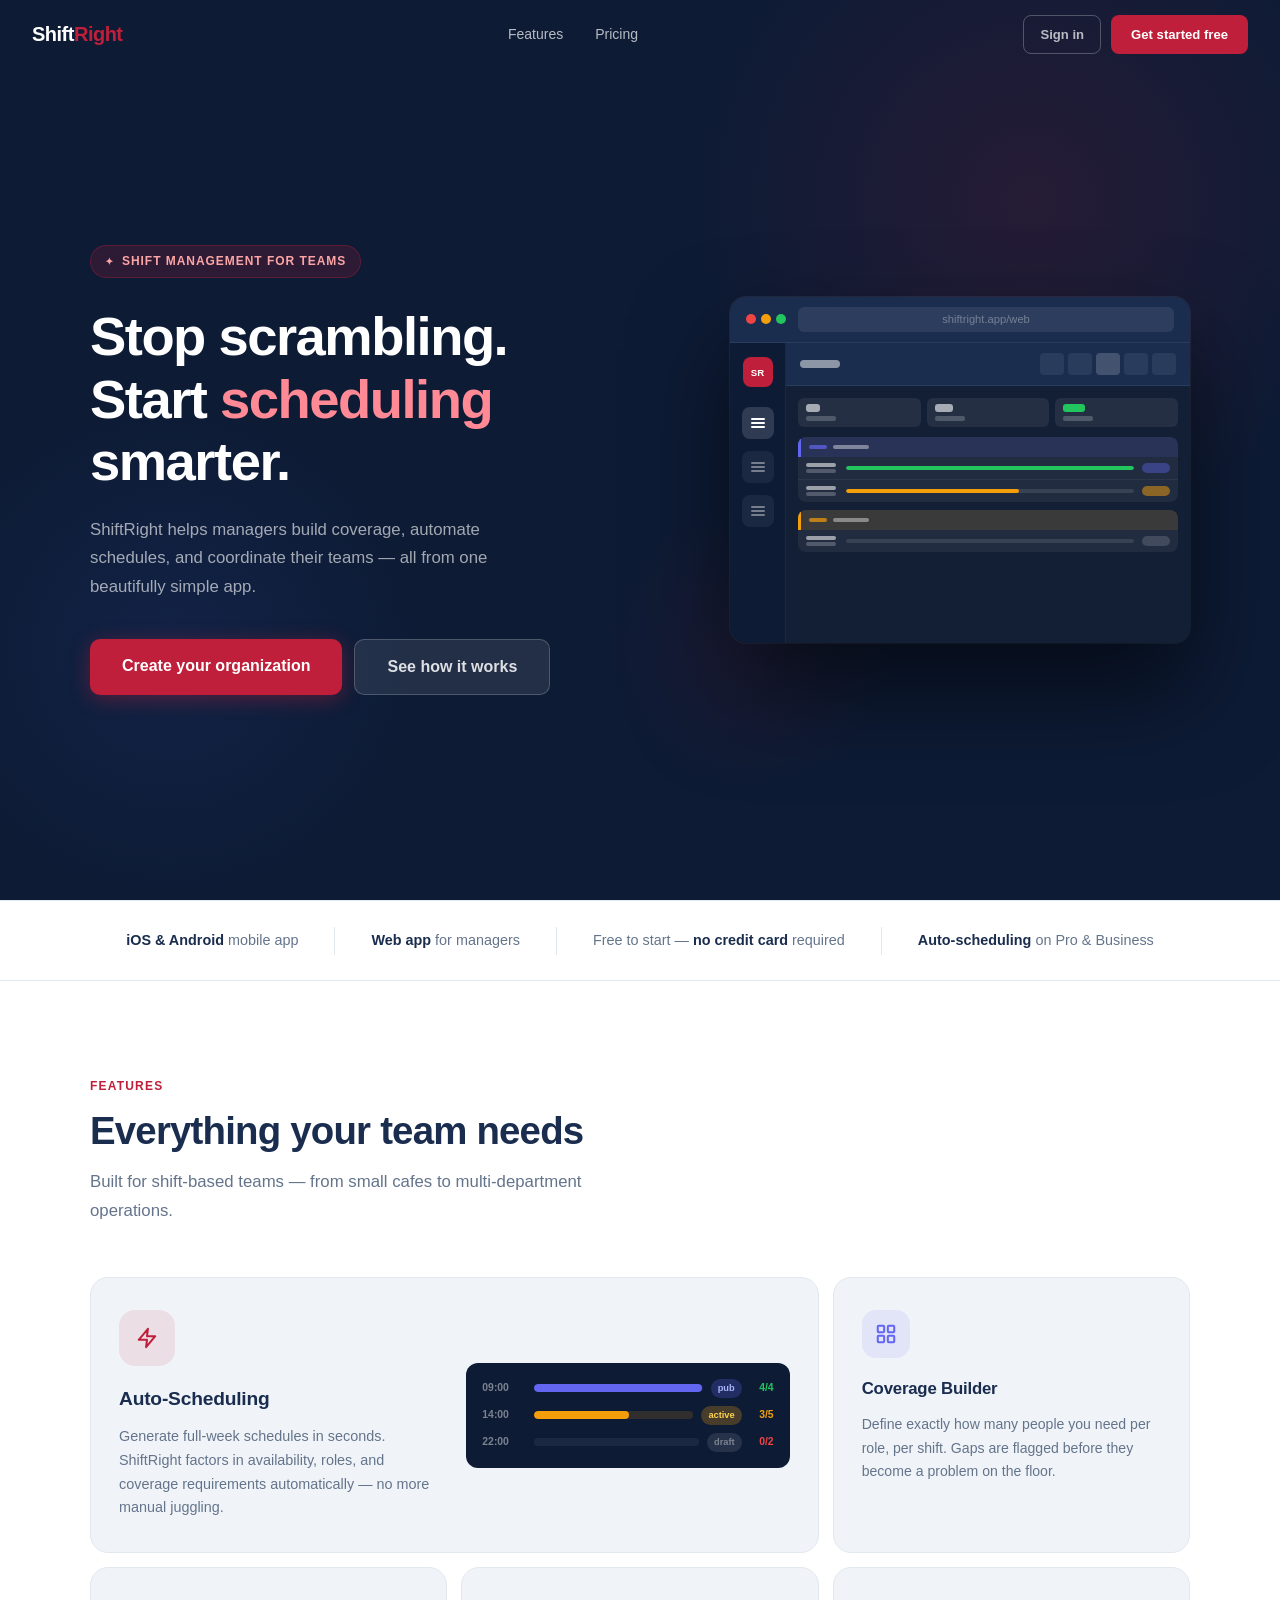
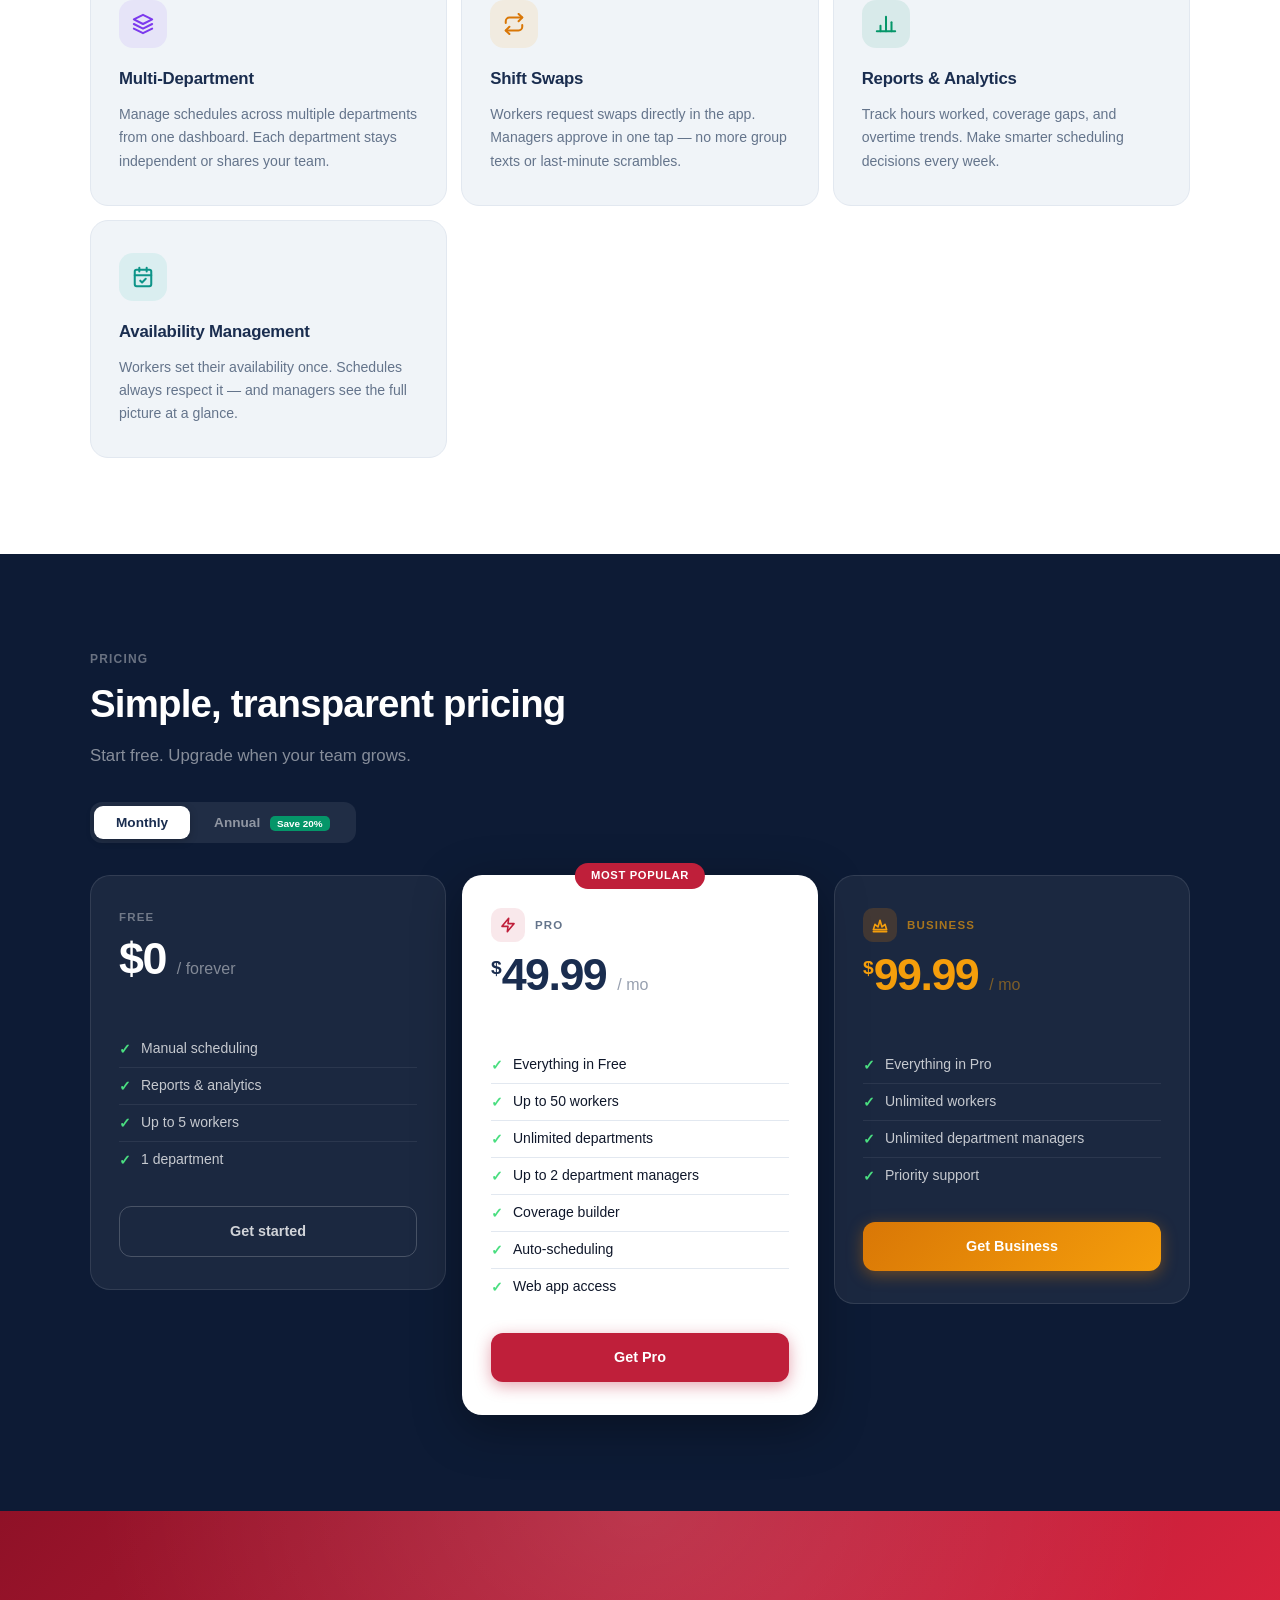
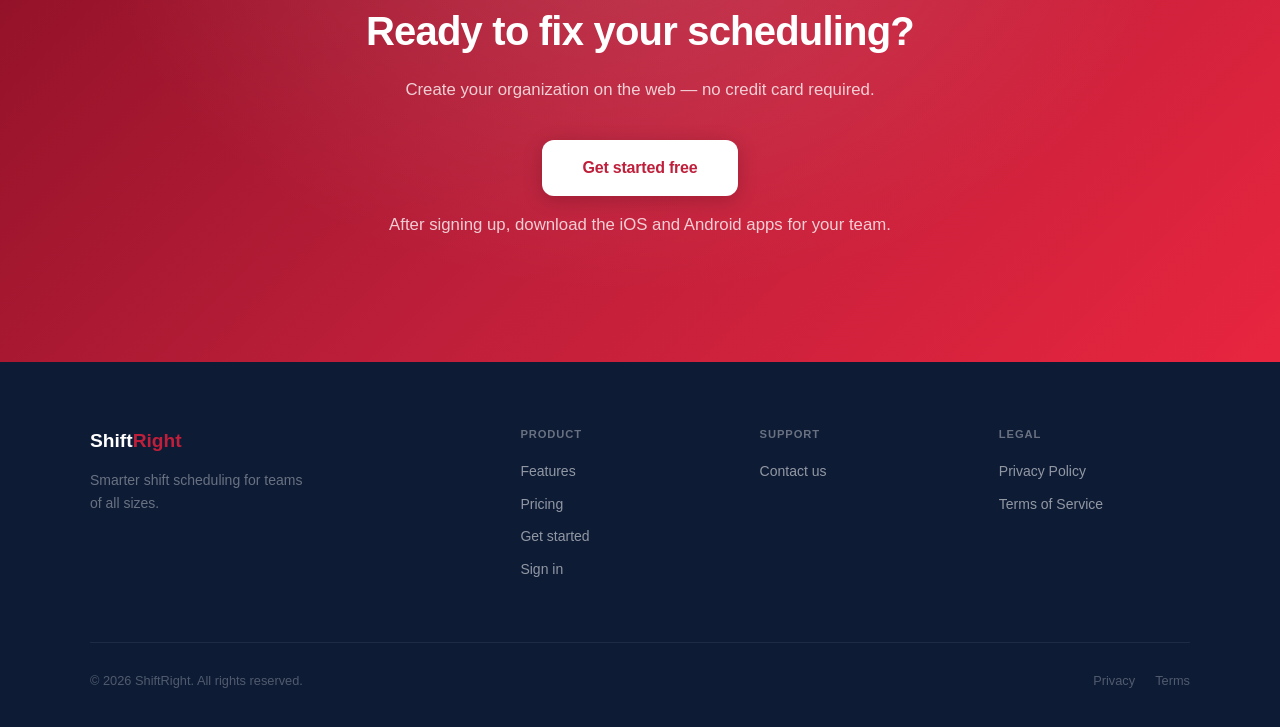
<file: legal-site/index.html>
<!DOCTYPE html>
<html lang="en">
<head>
  <meta charset="UTF-8" />
  <meta name="viewport" content="width=device-width, initial-scale=1.0" />
  <title>ShiftRight – Smart Shift Scheduling for Teams</title>
  <link rel="icon" href="/favicon.ico" sizes="any">
  <link rel="icon" type="image/png" sizes="256x256" href="/favicon.png">
  <link rel="apple-touch-icon" href="/apple-touch-icon.png">
  <link rel="stylesheet" href="style.css">
</head>
<body>

<!-- NAV -->
<nav id="main-nav">
  <a class="nav-logo" href="/">Shift<span>Right</span></a>
  <div class="nav-center">
    <a class="nav-link" href="#features">Features</a>
    <a class="nav-link" href="#pricing">Pricing</a>
  </div>
  <div class="nav-actions">
<a href="/web/login.html" class="nav-app-btn">Sign in</a>
    <a href="/web/signup.html" class="nav-cta">Get started free</a>
  </div>
</nav>

<!-- HERO -->
<section class="hero">
  <div class="hero-orb hero-orb-1"></div>
  <div class="hero-orb hero-orb-2"></div>
  <div class="hero-orb hero-orb-3"></div>
  <div class="hero-inner">

    <div class="hero-text-content">
      <div class="hero-badge">Shift Management for Teams</div>
      <h1>Stop scrambling.<br>Start <em>scheduling</em> smarter.</h1>
      <p>ShiftRight helps managers build coverage, automate schedules, and coordinate their teams — all from one beautifully simple app.</p>
      <div class="hero-actions">
        <a class="btn-hero-primary" href="/web/signup.html">Create your organization</a>
        <a class="btn-hero-secondary" href="#features">See how it works</a>
      </div>
    </div>

    <div class="hero-visual">
      <div class="mockup-window">
        <div class="mockup-chrome">
          <div class="chrome-dots"><i></i><i></i><i></i></div>
          <div class="chrome-url">shiftright.app/web</div>
        </div>
        <div class="mockup-app">
          <div class="mockup-sidebar">
            <div class="m-logo">SR</div>
            <div class="m-nav-item m-active"><div class="m-nav-icon"></div></div>
            <div class="m-nav-item"><div class="m-nav-icon"></div></div>
            <div class="m-nav-item"><div class="m-nav-icon"></div></div>
          </div>
          <div class="mockup-main">
            <div class="m-topbar">
              <div class="m-topbar-title"></div>
              <div class="m-tabs">
                <div class="m-tab"></div>
                <div class="m-tab"></div>
                <div class="m-tab m-tab-active"></div>
                <div class="m-tab"></div>
                <div class="m-tab"></div>
              </div>
            </div>
            <div class="m-content">
              <div class="m-stats">
                <div class="m-stat"><div class="m-stat-num" style="width:14px"></div><div class="m-stat-label"></div></div>
                <div class="m-stat"><div class="m-stat-num" style="width:18px"></div><div class="m-stat-label"></div></div>
                <div class="m-stat m-stat-green"><div class="m-stat-num" style="width:22px"></div><div class="m-stat-label"></div></div>
              </div>
              <div class="m-dept-card">
                <div class="m-dept-header c1"><div class="m-dept-dot"></div><div class="m-dept-label"></div></div>
                <div class="m-shift">
                  <div class="m-shift-times"><div class="m-shift-time-line"></div><div class="m-shift-time-line" style="opacity:0.4"></div></div>
                  <div class="m-bar-wrap"><div class="m-bar-fill full" style="width:100%;animation-delay:0.8s"></div></div>
                  <div class="m-pill published"></div>
                </div>
                <div class="m-shift">
                  <div class="m-shift-times"><div class="m-shift-time-line"></div><div class="m-shift-time-line" style="opacity:0.4"></div></div>
                  <div class="m-bar-wrap"><div class="m-bar-fill partial" style="width:60%;animation-delay:1s"></div></div>
                  <div class="m-pill active"></div>
                </div>
              </div>
              <div class="m-dept-card">
                <div class="m-dept-header c2"><div class="m-dept-dot"></div><div class="m-dept-label"></div></div>
                <div class="m-shift">
                  <div class="m-shift-times"><div class="m-shift-time-line"></div><div class="m-shift-time-line" style="opacity:0.4"></div></div>
                  <div class="m-bar-wrap"><div class="m-bar-fill empty" style="width:0%;animation-delay:1.2s"></div></div>
                  <div class="m-pill draft"></div>
                </div>
              </div>
            </div>
          </div>
        </div>
      </div>
    </div>

  </div>
</section>

<!-- STATS STRIP -->
<div class="stats-strip">
  <div class="stat-item"><strong>iOS &amp; Android</strong> mobile app</div>
  <div class="stat-sep"></div>
  <div class="stat-item"><strong>Web app</strong> for managers</div>
  <div class="stat-sep"></div>
  <div class="stat-item">Free to start — <strong>no credit card</strong> required</div>
  <div class="stat-sep"></div>
  <div class="stat-item"><strong>Auto-scheduling</strong> on Pro &amp; Business</div>
</div>

<!-- FEATURES -->
<section class="section features-bg" id="features">
  <div class="section-inner">
    <p class="section-eyebrow reveal">Features</p>
    <h2 class="section-title reveal reveal-delay-1">Everything your team needs</h2>
    <p class="section-sub reveal reveal-delay-2">Built for shift-based teams — from small cafes to multi-department operations.</p>

    <div class="features-bento">

      <!-- Large card: Auto-scheduling -->
      <div class="feature-card card-large reveal">
        <div>
          <div class="feature-icon-wrap icon-red">
            <svg width="22" height="22" viewBox="0 0 24 24" fill="none" stroke="currentColor" stroke-width="2.2" stroke-linecap="round" stroke-linejoin="round"><path d="M13 2L3 14h9l-1 8 10-12h-9l1-8z"/></svg>
          </div>
          <h3>Auto-Scheduling</h3>
          <p>Generate full-week schedules in seconds. ShiftRight factors in availability, roles, and coverage requirements automatically — no more manual juggling.</p>
        </div>
        <div class="feature-mini-sched">
          <div class="fms-row">
            <span class="fms-time">09:00</span>
            <div class="fms-bar" style="background:rgba(99,102,241,0.15)"><div class="fms-fill" style="width:100%;background:#6366f1;animation-delay:0.2s"></div></div>
            <span class="fms-pill pill-pub" style="color:#a5b4fc">pub</span>
            <span class="fms-count" style="color:#22c55e">4/4</span>
          </div>
          <div class="fms-row">
            <span class="fms-time">14:00</span>
            <div class="fms-bar" style="background:rgba(245,158,11,0.15)"><div class="fms-fill" style="width:60%;background:#f59e0b;animation-delay:0.4s"></div></div>
            <span class="fms-pill pill-act">active</span>
            <span class="fms-count" style="color:#f59e0b">3/5</span>
          </div>
          <div class="fms-row">
            <span class="fms-time">22:00</span>
            <div class="fms-bar" style="background:rgba(255,255,255,0.06)"><div class="fms-fill" style="width:0%;background:#ef4444;animation-delay:0.6s"></div></div>
            <span class="fms-pill pill-dft">draft</span>
            <span class="fms-count" style="color:#ef4444">0/2</span>
          </div>
        </div>
      </div>

      <!-- Coverage Builder -->
      <div class="feature-card reveal reveal-delay-1">
        <div class="feature-icon-wrap icon-blue">
          <svg width="22" height="22" viewBox="0 0 24 24" fill="none" stroke="currentColor" stroke-width="2.2" stroke-linecap="round" stroke-linejoin="round"><rect x="3" y="3" width="7" height="7" rx="1"/><rect x="14" y="3" width="7" height="7" rx="1"/><rect x="3" y="14" width="7" height="7" rx="1"/><rect x="14" y="14" width="7" height="7" rx="1"/></svg>
        </div>
        <h3>Coverage Builder</h3>
        <p>Define exactly how many people you need per role, per shift. Gaps are flagged before they become a problem on the floor.</p>
      </div>

      <!-- Multi-Department -->
      <div class="feature-card reveal reveal-delay-1">
        <div class="feature-icon-wrap icon-purple">
          <svg width="22" height="22" viewBox="0 0 24 24" fill="none" stroke="currentColor" stroke-width="2.2" stroke-linecap="round" stroke-linejoin="round"><polygon points="12 2 2 7 12 12 22 7 12 2"/><polyline points="2 17 12 22 22 17"/><polyline points="2 12 12 17 22 12"/></svg>
        </div>
        <h3>Multi-Department</h3>
        <p>Manage schedules across multiple departments from one dashboard. Each department stays independent or shares your team.</p>
      </div>

      <!-- Shift Swaps -->
      <div class="feature-card reveal reveal-delay-2">
        <div class="feature-icon-wrap icon-amber">
          <svg width="22" height="22" viewBox="0 0 24 24" fill="none" stroke="currentColor" stroke-width="2.2" stroke-linecap="round" stroke-linejoin="round"><polyline points="17 1 21 5 17 9"/><path d="M3 11V9a4 4 0 0 1 4-4h14"/><polyline points="7 23 3 19 7 15"/><path d="M21 13v2a4 4 0 0 1-4 4H3"/></svg>
        </div>
        <h3>Shift Swaps</h3>
        <p>Workers request swaps directly in the app. Managers approve in one tap — no more group texts or last-minute scrambles.</p>
      </div>

      <!-- Reports -->
      <div class="feature-card reveal reveal-delay-3">
        <div class="feature-icon-wrap icon-green">
          <svg width="22" height="22" viewBox="0 0 24 24" fill="none" stroke="currentColor" stroke-width="2.2" stroke-linecap="round" stroke-linejoin="round"><line x1="18" y1="20" x2="18" y2="10"/><line x1="12" y1="20" x2="12" y2="4"/><line x1="6" y1="20" x2="6" y2="14"/><line x1="2" y1="20" x2="22" y2="20"/></svg>
        </div>
        <h3>Reports &amp; Analytics</h3>
        <p>Track hours worked, coverage gaps, and overtime trends. Make smarter scheduling decisions every week.</p>
      </div>

      <!-- Availability -->
      <div class="feature-card reveal reveal-delay-4">
        <div class="feature-icon-wrap icon-teal">
          <svg width="22" height="22" viewBox="0 0 24 24" fill="none" stroke="currentColor" stroke-width="2.2" stroke-linecap="round" stroke-linejoin="round"><rect x="3" y="4" width="18" height="18" rx="2"/><line x1="16" y1="2" x2="16" y2="6"/><line x1="8" y1="2" x2="8" y2="6"/><line x1="3" y1="10" x2="21" y2="10"/><polyline points="9 16 11 18 15 14"/></svg>
        </div>
        <h3>Availability Management</h3>
        <p>Workers set their availability once. Schedules always respect it — and managers see the full picture at a glance.</p>
      </div>

    </div>
  </div>
</section>

<!-- PRICING -->
<section class="section pricing-bg" id="pricing">
  <div class="section-inner">
    <p class="section-eyebrow reveal" style="color:rgba(255,255,255,0.38)">Pricing</p>
    <h2 class="section-title reveal reveal-delay-1">Simple, transparent pricing</h2>
    <p class="section-sub reveal reveal-delay-2">Start free. Upgrade when your team grows.</p>

    <div class="pricing-toggle reveal reveal-delay-2">
      <button class="pricing-toggle-btn active" id="btn-monthly" onclick="setPricing('monthly')">Monthly</button>
      <button class="pricing-toggle-btn" id="btn-annual" onclick="setPricing('annual')">
        Annual <span class="pricing-save-badge">Save 20%</span>
      </button>
    </div>

    <div class="pricing-grid reveal reveal-delay-3">

      <div class="pricing-card">
        <p class="pricing-tier">Free</p>
        <p class="pricing-price">$0 <span>/ forever</span></p>
        <p class="pricing-note">&nbsp;</p>
        <ul class="pricing-features">
          <li>Manual scheduling</li>
          <li>Reports &amp; analytics</li>
          <li>Up to 5 workers</li>
          <li>1 department</li>
        </ul>
        <a class="pricing-cta pricing-cta-ghost" href="/web/signup.html">Get started</a>
      </div>

      <div class="pricing-card popular">
        <div class="popular-badge">Most Popular</div>
        <div class="pricing-tier-header">
          <div class="tier-icon-wrap tier-icon-pro">
            <svg width="16" height="16" viewBox="0 0 24 24" fill="none" stroke="currentColor" stroke-width="2.4" stroke-linecap="round" stroke-linejoin="round"><path d="M13 2L3 14h9l-1 8 10-12h-9l1-8z"/></svg>
          </div>
          <p class="pricing-tier">Pro</p>
        </div>
        <p class="pricing-price" id="pro-price"><sup>$</sup>49.99 <span>/ mo</span></p>
        <p class="pricing-note" id="pro-note">&nbsp;</p>
        <ul class="pricing-features">
          <li>Everything in Free</li>
          <li>Up to 50 workers</li>
          <li>Unlimited departments</li>
          <li>Up to 2 department managers</li>
          <li>Coverage builder</li>
          <li>Auto-scheduling</li>
          <li>Web app access</li>
        </ul>
        <a class="pricing-cta pricing-cta-solid" href="/web/signup.html">Get Pro</a>
      </div>

      <div class="pricing-card business">
        <div class="pricing-tier-header">
          <div class="tier-icon-wrap tier-icon-biz">
            <svg width="16" height="16" viewBox="0 0 24 24" fill="none" stroke="currentColor" stroke-width="2.4" stroke-linecap="round" stroke-linejoin="round"><path d="M2 19l2.5-8 4.5 4L12 5l3 10 4.5-4L22 19H2z"/><line x1="2" y1="22" x2="22" y2="22"/></svg>
          </div>
          <p class="pricing-tier">Business</p>
        </div>
        <p class="pricing-price" id="biz-price"><sup>$</sup>99.99 <span>/ mo</span></p>
        <p class="pricing-note" id="biz-note">&nbsp;</p>
        <ul class="pricing-features">
          <li>Everything in Pro</li>
          <li>Unlimited workers</li>
          <li>Unlimited department managers</li>
          <li>Priority support</li>
        </ul>
        <a class="pricing-cta pricing-cta-gold" href="/web/signup.html">Get Business</a>
      </div>

    </div>
  </div>
</section>

<!-- CTA STRIP -->
<section class="cta-strip">
  <div class="cta-strip-inner">
    <h2>Ready to fix your scheduling?</h2>
    <p>Create your organization on the web — no credit card required.</p>
    <a class="btn-cta" href="/web/signup.html">Get started free</a>
    <p class="cta-sub">After signing up, download the iOS and Android apps for your team.</p>
  </div>
</section>

<!-- FOOTER -->
<footer>
  <div class="footer-inner">
    <div class="footer-brand">
      <div class="logo">Shift<span>Right</span></div>
      <p>Smarter shift scheduling for teams of all sizes.</p>
    </div>
    <div class="footer-col">
      <h4>Product</h4>
      <a href="#features">Features</a>
      <a href="#pricing">Pricing</a>
      <a href="/web/signup.html">Get started</a>
      <a href="/web/login.html">Sign in</a>
    </div>
    <div class="footer-col">
      <h4>Support</h4>
      <a href="mailto:support@shiftright.app">Contact us</a>
    </div>
    <div class="footer-col">
      <h4>Legal</h4>
      <a href="/privacy">Privacy Policy</a>
      <a href="/terms">Terms of Service</a>
    </div>
  </div>
  <div class="footer-bottom">
    <p>&copy; 2026 ShiftRight. All rights reserved.</p>
    <div class="footer-legal">
      <a href="/privacy">Privacy</a>
      <a href="/terms">Terms</a>
    </div>
  </div>
</footer>

<script src="main.js"></script>

</body>
</html>
</file>
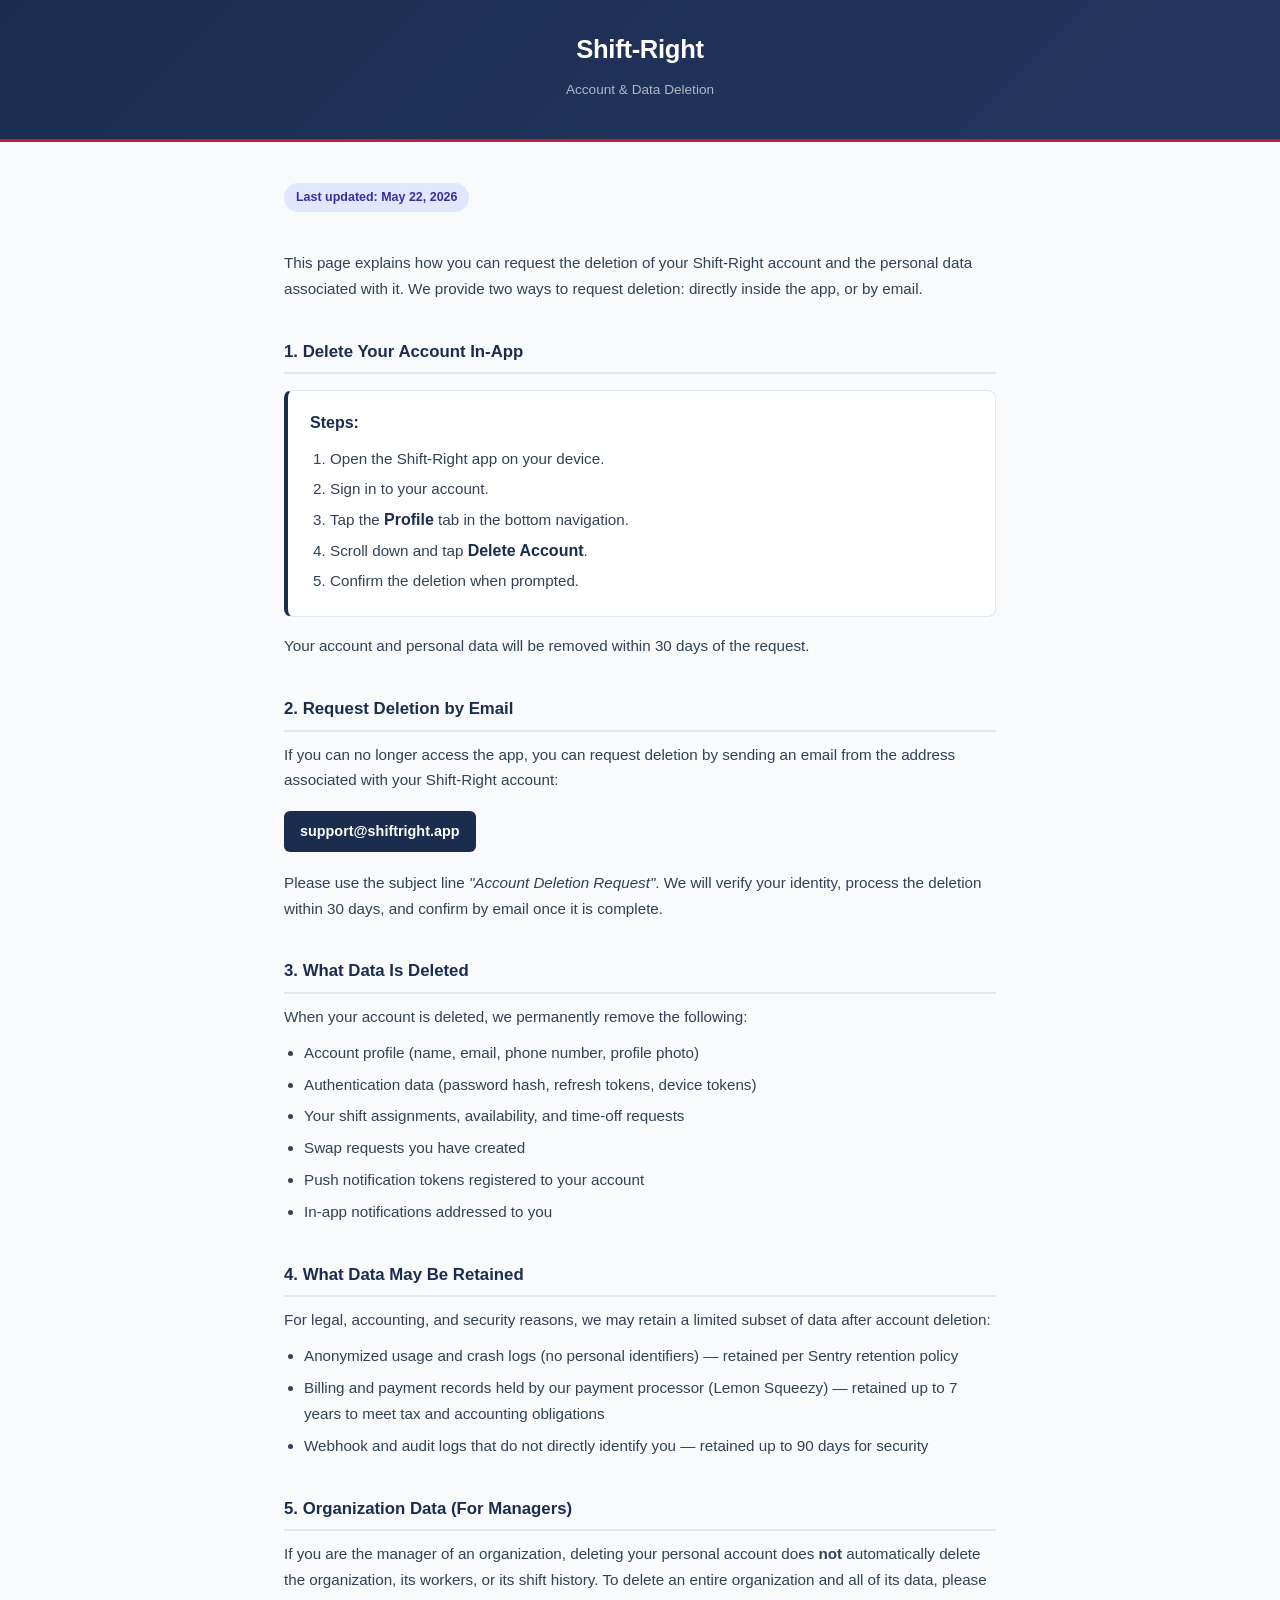
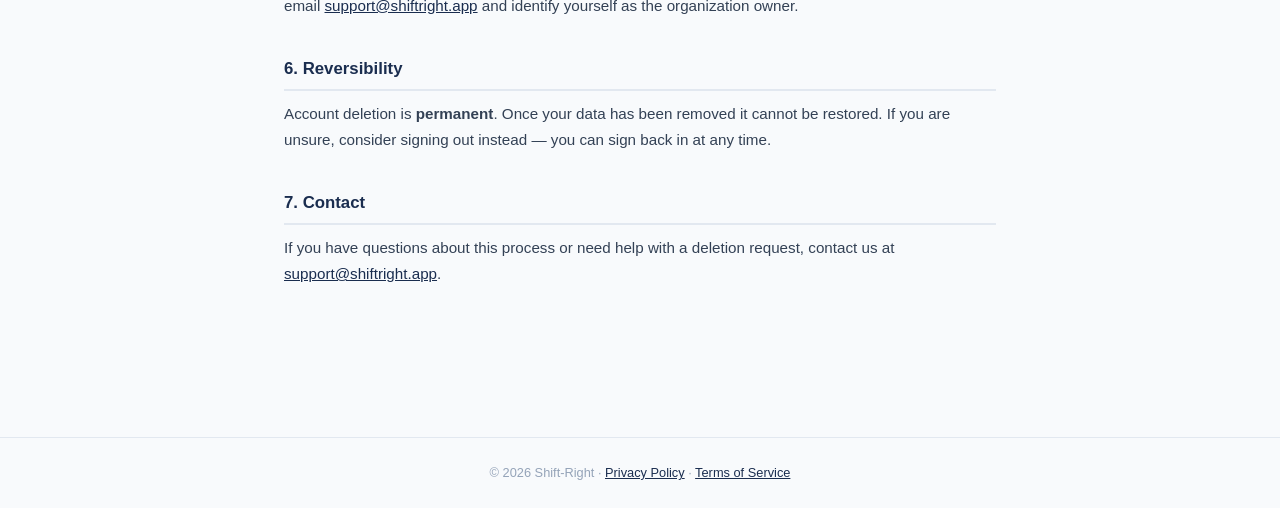
<file: legal-site/delete-account.html>
<!DOCTYPE html>
<html lang="en">
<head>
  <meta charset="UTF-8" />
  <meta name="viewport" content="width=device-width, initial-scale=1.0" />
  <title>Account Deletion – Shift-Right</title>
  <link rel="icon" href="/favicon.ico" sizes="any">
  <link rel="icon" type="image/png" sizes="256x256" href="/favicon.png">
  <link rel="apple-touch-icon" href="/apple-touch-icon.png">
  <style>
    * { box-sizing: border-box; margin: 0; padding: 0; }
    body {
      font-family: -apple-system, BlinkMacSystemFont, "Segoe UI", Roboto, sans-serif;
      background: #f8fafc;
      color: #1e293b;
      line-height: 1.7;
    }
    header {
      background: linear-gradient(135deg, #1a2d4f 0%, #243560 100%);
      border-bottom: 3px solid #bf1f3a;
      padding: 28px 24px;
      text-align: center;
    }
    header h1 { color: #fff; font-size: 1.6rem; font-weight: 800; letter-spacing: -0.3px; }
    header p  { color: rgba(255,255,255,0.65); font-size: 0.85rem; margin-top: 6px; }
    .container { max-width: 760px; margin: 40px auto; padding: 0 24px 80px; }
    h2 {
      font-size: 1.05rem; font-weight: 700; color: #1a2d4f;
      margin: 36px 0 10px;
      padding-bottom: 6px;
      border-bottom: 2px solid #e2e8f0;
    }
    p  { margin: 10px 0; font-size: 0.95rem; color: #334155; }
    ul { margin: 10px 0 10px 20px; }
    li { margin: 6px 0; font-size: 0.95rem; color: #334155; }
    a  { color: #1a2d4f; text-decoration: underline; }
    .last-updated {
      display: inline-block;
      background: #e0e7ff;
      color: #3730a3;
      font-size: 0.78rem;
      font-weight: 600;
      padding: 4px 12px;
      border-radius: 99px;
      margin-bottom: 28px;
    }
    .step-box {
      background: #ffffff;
      border: 1px solid #e2e8f0;
      border-left: 4px solid #1a2d4f;
      border-radius: 8px;
      padding: 18px 22px;
      margin: 16px 0;
    }
    .step-box strong { color: #1a2d4f; font-size: 1rem; }
    .step-box ol { margin: 10px 0 0 20px; }
    .step-box li { margin: 4px 0; }
    .email-link {
      display: inline-block;
      background: #1a2d4f;
      color: #fff;
      padding: 8px 16px;
      border-radius: 6px;
      text-decoration: none;
      font-weight: 600;
      font-size: 0.9rem;
      margin: 8px 0;
    }
    .email-link:hover { background: #243560; }
    footer {
      text-align: center;
      padding: 24px;
      font-size: 0.8rem;
      color: #94a3b8;
      border-top: 1px solid #e2e8f0;
      margin-top: 60px;
    }
  </style>
</head>
<body>

<header>
  <h1>Shift-Right</h1>
  <p>Account &amp; Data Deletion</p>
</header>

<div class="container">
  <span class="last-updated">Last updated: May 22, 2026</span>

  <p>This page explains how you can request the deletion of your Shift-Right account and the personal data associated with it. We provide two ways to request deletion: directly inside the app, or by email.</p>

  <h2>1. Delete Your Account In-App</h2>
  <div class="step-box">
    <strong>Steps:</strong>
    <ol>
      <li>Open the Shift-Right app on your device.</li>
      <li>Sign in to your account.</li>
      <li>Tap the <strong>Profile</strong> tab in the bottom navigation.</li>
      <li>Scroll down and tap <strong>Delete Account</strong>.</li>
      <li>Confirm the deletion when prompted.</li>
    </ol>
  </div>
  <p>Your account and personal data will be removed within 30 days of the request.</p>

  <h2>2. Request Deletion by Email</h2>
  <p>If you can no longer access the app, you can request deletion by sending an email from the address associated with your Shift-Right account:</p>
  <a href="mailto:support@shiftright.app?subject=Account%20Deletion%20Request" class="email-link">support@shiftright.app</a>
  <p>Please use the subject line <em>"Account Deletion Request"</em>. We will verify your identity, process the deletion within 30 days, and confirm by email once it is complete.</p>

  <h2>3. What Data Is Deleted</h2>
  <p>When your account is deleted, we permanently remove the following:</p>
  <ul>
    <li>Account profile (name, email, phone number, profile photo)</li>
    <li>Authentication data (password hash, refresh tokens, device tokens)</li>
    <li>Your shift assignments, availability, and time-off requests</li>
    <li>Swap requests you have created</li>
    <li>Push notification tokens registered to your account</li>
    <li>In-app notifications addressed to you</li>
  </ul>

  <h2>4. What Data May Be Retained</h2>
  <p>For legal, accounting, and security reasons, we may retain a limited subset of data after account deletion:</p>
  <ul>
    <li>Anonymized usage and crash logs (no personal identifiers) — retained per Sentry retention policy</li>
    <li>Billing and payment records held by our payment processor (Lemon Squeezy) — retained up to 7 years to meet tax and accounting obligations</li>
    <li>Webhook and audit logs that do not directly identify you — retained up to 90 days for security</li>
  </ul>

  <h2>5. Organization Data (For Managers)</h2>
  <p>If you are the manager of an organization, deleting your personal account does <strong>not</strong> automatically delete the organization, its workers, or its shift history. To delete an entire organization and all of its data, please email <a href="mailto:support@shiftright.app">support@shiftright.app</a> and identify yourself as the organization owner.</p>

  <h2>6. Reversibility</h2>
  <p>Account deletion is <strong>permanent</strong>. Once your data has been removed it cannot be restored. If you are unsure, consider signing out instead — you can sign back in at any time.</p>

  <h2>7. Contact</h2>
  <p>If you have questions about this process or need help with a deletion request, contact us at <a href="mailto:support@shiftright.app">support@shiftright.app</a>.</p>
</div>

<footer>
  &copy; 2026 Shift-Right · <a href="/privacy.html">Privacy Policy</a> · <a href="/terms.html">Terms of Service</a>
</footer>

</body>
</html>
</file>
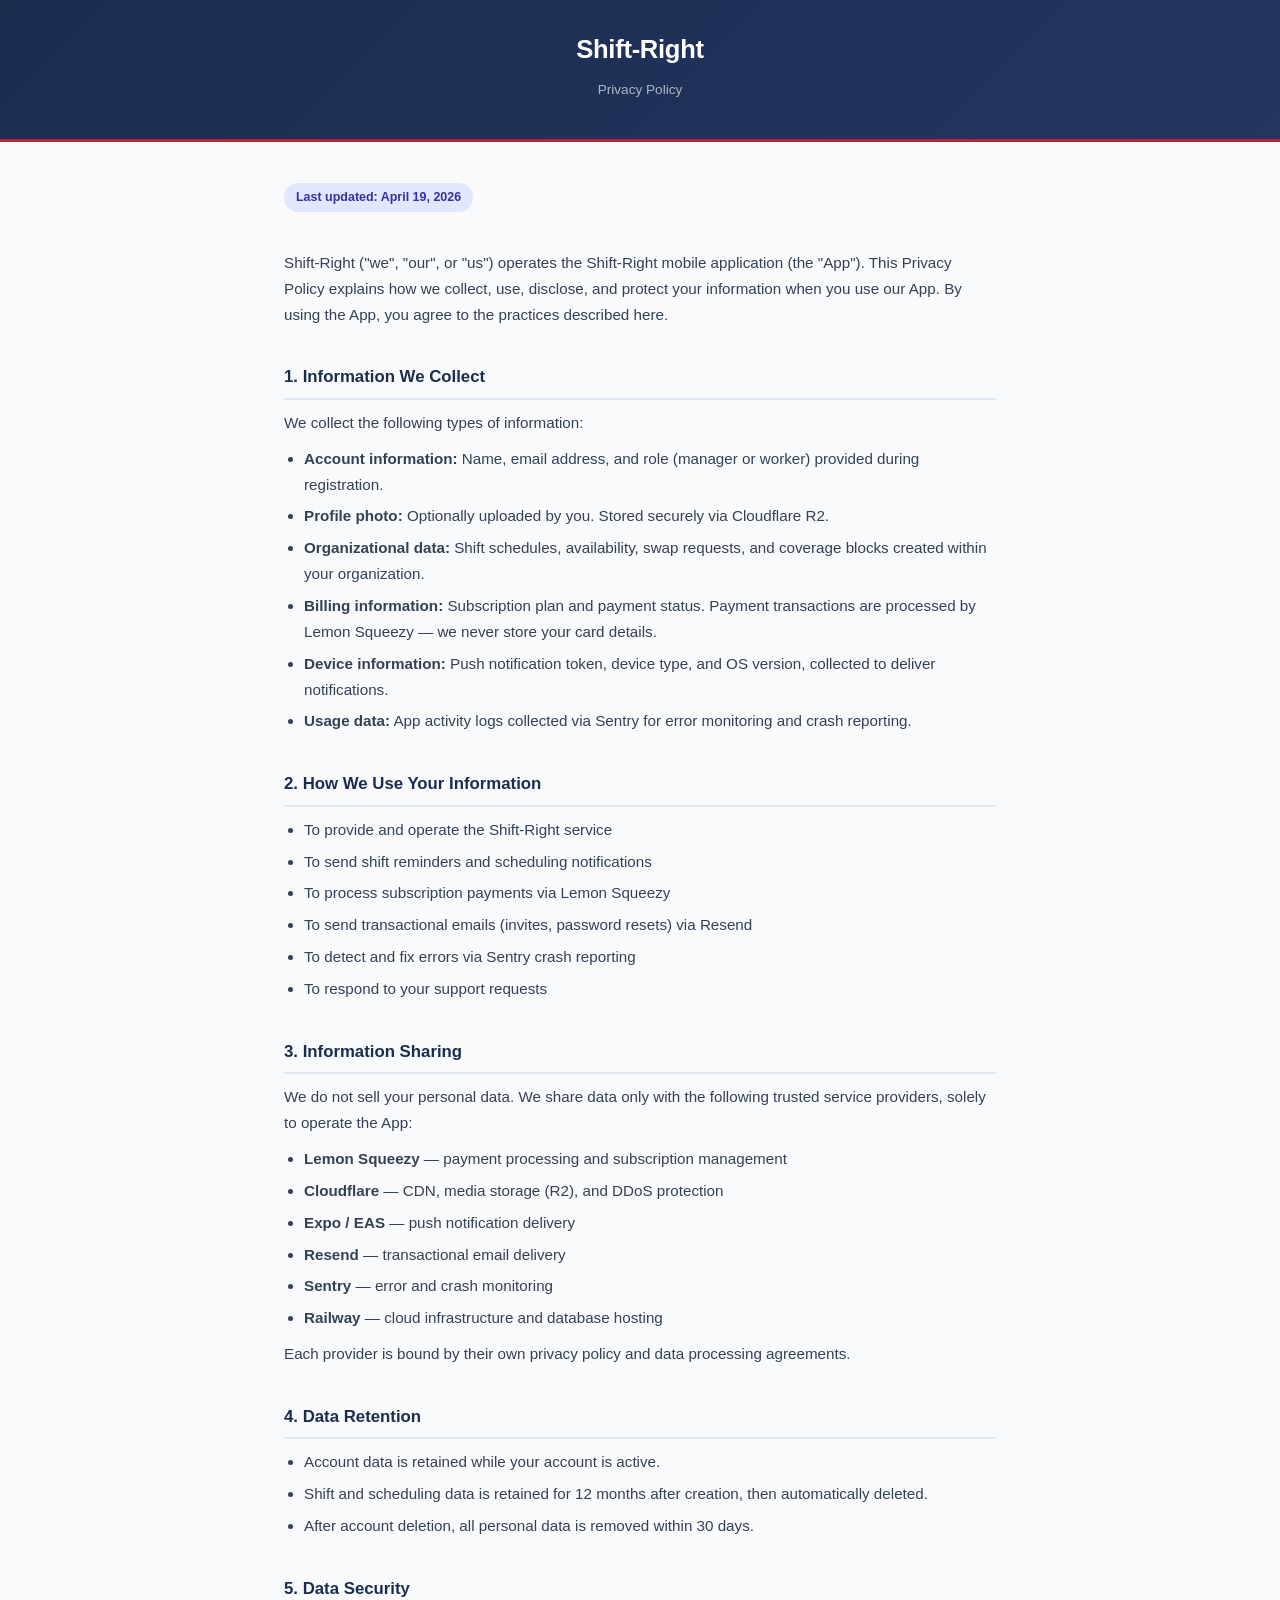
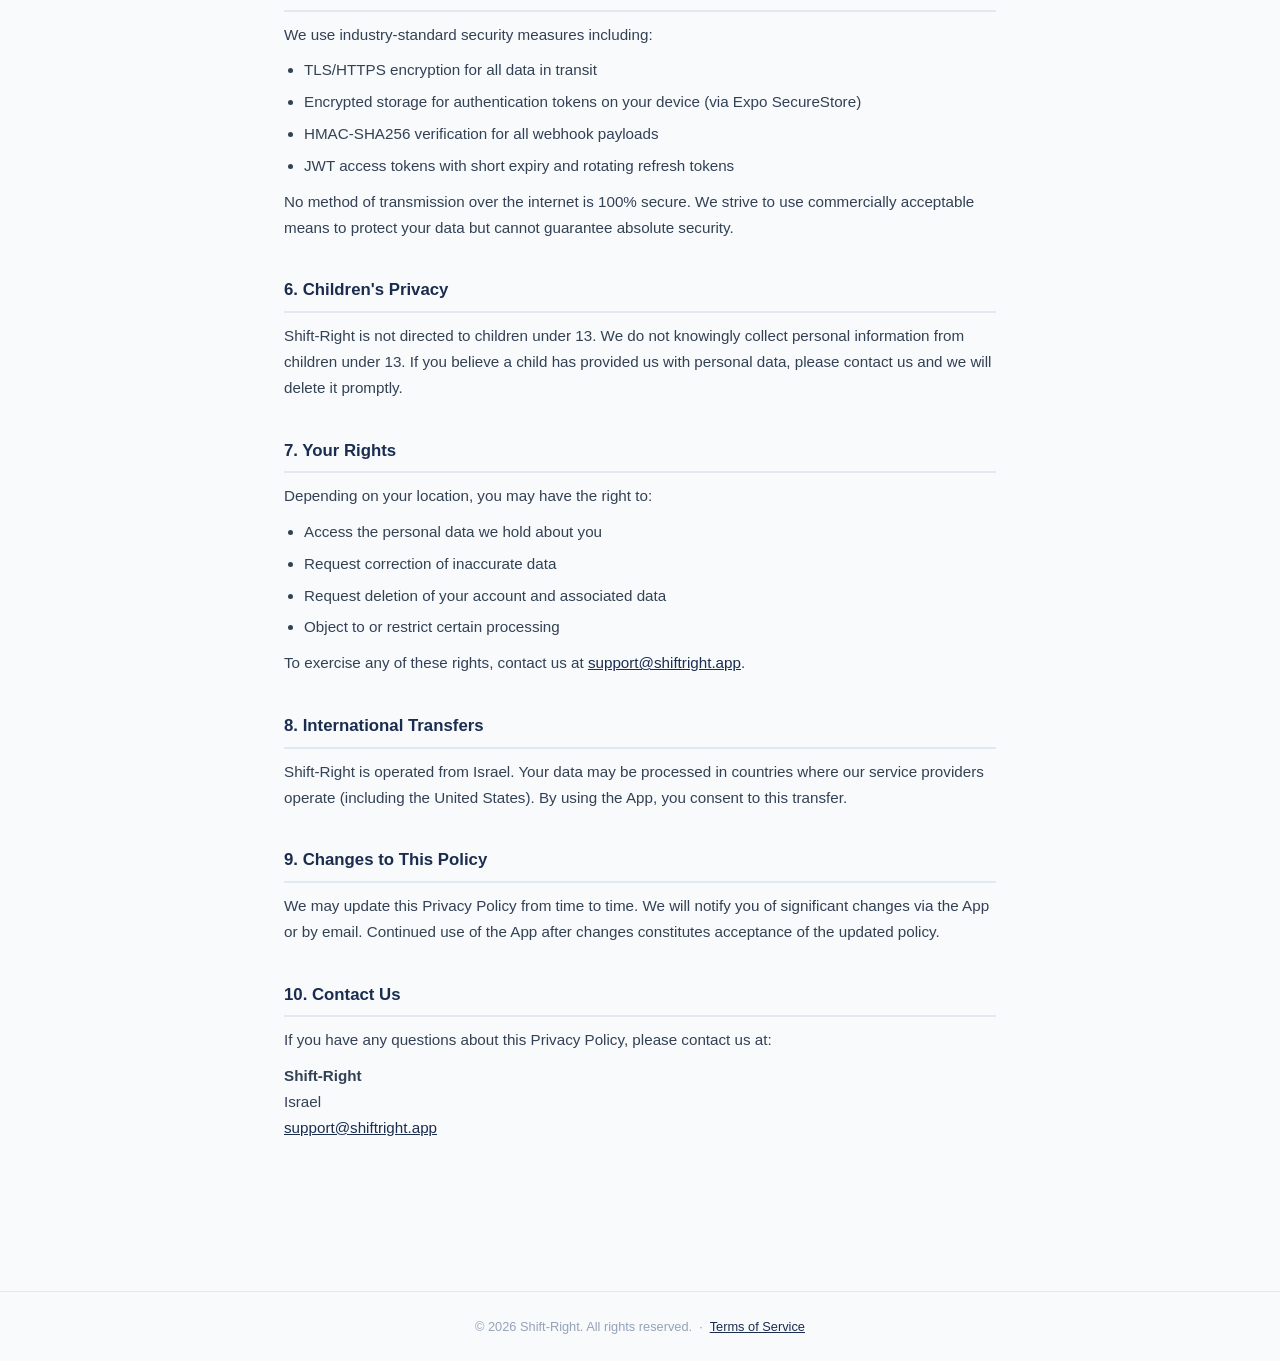
<file: legal-site/privacy.html>
<!DOCTYPE html>
<html lang="en">
<head>
  <meta charset="UTF-8" />
  <meta name="viewport" content="width=device-width, initial-scale=1.0" />
  <title>Privacy Policy – Shift-Right</title>
  <link rel="icon" href="/favicon.ico" sizes="any">
  <link rel="icon" type="image/png" sizes="256x256" href="/favicon.png">
  <link rel="apple-touch-icon" href="/apple-touch-icon.png">
  <style>
    * { box-sizing: border-box; margin: 0; padding: 0; }
    body {
      font-family: -apple-system, BlinkMacSystemFont, "Segoe UI", Roboto, sans-serif;
      background: #f8fafc;
      color: #1e293b;
      line-height: 1.7;
    }
    header {
      background: linear-gradient(135deg, #1a2d4f 0%, #243560 100%);
      border-bottom: 3px solid #bf1f3a;
      padding: 28px 24px;
      text-align: center;
    }
    header h1 { color: #fff; font-size: 1.6rem; font-weight: 800; letter-spacing: -0.3px; }
    header p  { color: rgba(255,255,255,0.65); font-size: 0.85rem; margin-top: 6px; }
    .container { max-width: 760px; margin: 40px auto; padding: 0 24px 80px; }
    h2 {
      font-size: 1.05rem; font-weight: 700; color: #1a2d4f;
      margin: 36px 0 10px;
      padding-bottom: 6px;
      border-bottom: 2px solid #e2e8f0;
    }
    p  { margin: 10px 0; font-size: 0.95rem; color: #334155; }
    ul { margin: 10px 0 10px 20px; }
    li { margin: 6px 0; font-size: 0.95rem; color: #334155; }
    a  { color: #1a2d4f; text-decoration: underline; }
    .last-updated {
      display: inline-block;
      background: #e0e7ff;
      color: #3730a3;
      font-size: 0.78rem;
      font-weight: 600;
      padding: 4px 12px;
      border-radius: 99px;
      margin-bottom: 28px;
    }
    footer {
      text-align: center;
      padding: 24px;
      font-size: 0.8rem;
      color: #94a3b8;
      border-top: 1px solid #e2e8f0;
      margin-top: 60px;
    }
  </style>
</head>
<body>

<header>
  <h1>Shift-Right</h1>
  <p>Privacy Policy</p>
</header>

<div class="container">
  <span class="last-updated">Last updated: April 19, 2026</span>

  <p>Shift-Right ("we", "our", or "us") operates the Shift-Right mobile application (the "App"). This Privacy Policy explains how we collect, use, disclose, and protect your information when you use our App. By using the App, you agree to the practices described here.</p>

  <h2>1. Information We Collect</h2>
  <p>We collect the following types of information:</p>
  <ul>
    <li><strong>Account information:</strong> Name, email address, and role (manager or worker) provided during registration.</li>
    <li><strong>Profile photo:</strong> Optionally uploaded by you. Stored securely via Cloudflare R2.</li>
    <li><strong>Organizational data:</strong> Shift schedules, availability, swap requests, and coverage blocks created within your organization.</li>
    <li><strong>Billing information:</strong> Subscription plan and payment status. Payment transactions are processed by Lemon Squeezy — we never store your card details.</li>
    <li><strong>Device information:</strong> Push notification token, device type, and OS version, collected to deliver notifications.</li>
    <li><strong>Usage data:</strong> App activity logs collected via Sentry for error monitoring and crash reporting.</li>
  </ul>

  <h2>2. How We Use Your Information</h2>
  <ul>
    <li>To provide and operate the Shift-Right service</li>
    <li>To send shift reminders and scheduling notifications</li>
    <li>To process subscription payments via Lemon Squeezy</li>
    <li>To send transactional emails (invites, password resets) via Resend</li>
    <li>To detect and fix errors via Sentry crash reporting</li>
    <li>To respond to your support requests</li>
  </ul>

  <h2>3. Information Sharing</h2>
  <p>We do not sell your personal data. We share data only with the following trusted service providers, solely to operate the App:</p>
  <ul>
    <li><strong>Lemon Squeezy</strong> — payment processing and subscription management</li>
    <li><strong>Cloudflare</strong> — CDN, media storage (R2), and DDoS protection</li>
    <li><strong>Expo / EAS</strong> — push notification delivery</li>
    <li><strong>Resend</strong> — transactional email delivery</li>
    <li><strong>Sentry</strong> — error and crash monitoring</li>
    <li><strong>Railway</strong> — cloud infrastructure and database hosting</li>
  </ul>
  <p>Each provider is bound by their own privacy policy and data processing agreements.</p>

  <h2>4. Data Retention</h2>
  <ul>
    <li>Account data is retained while your account is active.</li>
    <li>Shift and scheduling data is retained for 12 months after creation, then automatically deleted.</li>
    <li>After account deletion, all personal data is removed within 30 days.</li>
  </ul>

  <h2>5. Data Security</h2>
  <p>We use industry-standard security measures including:</p>
  <ul>
    <li>TLS/HTTPS encryption for all data in transit</li>
    <li>Encrypted storage for authentication tokens on your device (via Expo SecureStore)</li>
    <li>HMAC-SHA256 verification for all webhook payloads</li>
    <li>JWT access tokens with short expiry and rotating refresh tokens</li>
  </ul>
  <p>No method of transmission over the internet is 100% secure. We strive to use commercially acceptable means to protect your data but cannot guarantee absolute security.</p>

  <h2>6. Children's Privacy</h2>
  <p>Shift-Right is not directed to children under 13. We do not knowingly collect personal information from children under 13. If you believe a child has provided us with personal data, please contact us and we will delete it promptly.</p>

  <h2>7. Your Rights</h2>
  <p>Depending on your location, you may have the right to:</p>
  <ul>
    <li>Access the personal data we hold about you</li>
    <li>Request correction of inaccurate data</li>
    <li>Request deletion of your account and associated data</li>
    <li>Object to or restrict certain processing</li>
  </ul>
  <p>To exercise any of these rights, contact us at <a href="mailto:support@shiftright.app">support@shiftright.app</a>.</p>

  <h2>8. International Transfers</h2>
  <p>Shift-Right is operated from Israel. Your data may be processed in countries where our service providers operate (including the United States). By using the App, you consent to this transfer.</p>

  <h2>9. Changes to This Policy</h2>
  <p>We may update this Privacy Policy from time to time. We will notify you of significant changes via the App or by email. Continued use of the App after changes constitutes acceptance of the updated policy.</p>

  <h2>10. Contact Us</h2>
  <p>If you have any questions about this Privacy Policy, please contact us at:</p>
  <p><strong>Shift-Right</strong><br />
  Israel<br />
  <a href="mailto:support@shiftright.app">support@shiftright.app</a></p>
</div>

<footer>
  &copy; 2026 Shift-Right. All rights reserved.
  &nbsp;·&nbsp; <a href="/terms">Terms of Service</a>
</footer>

</body>
</html>
</file>
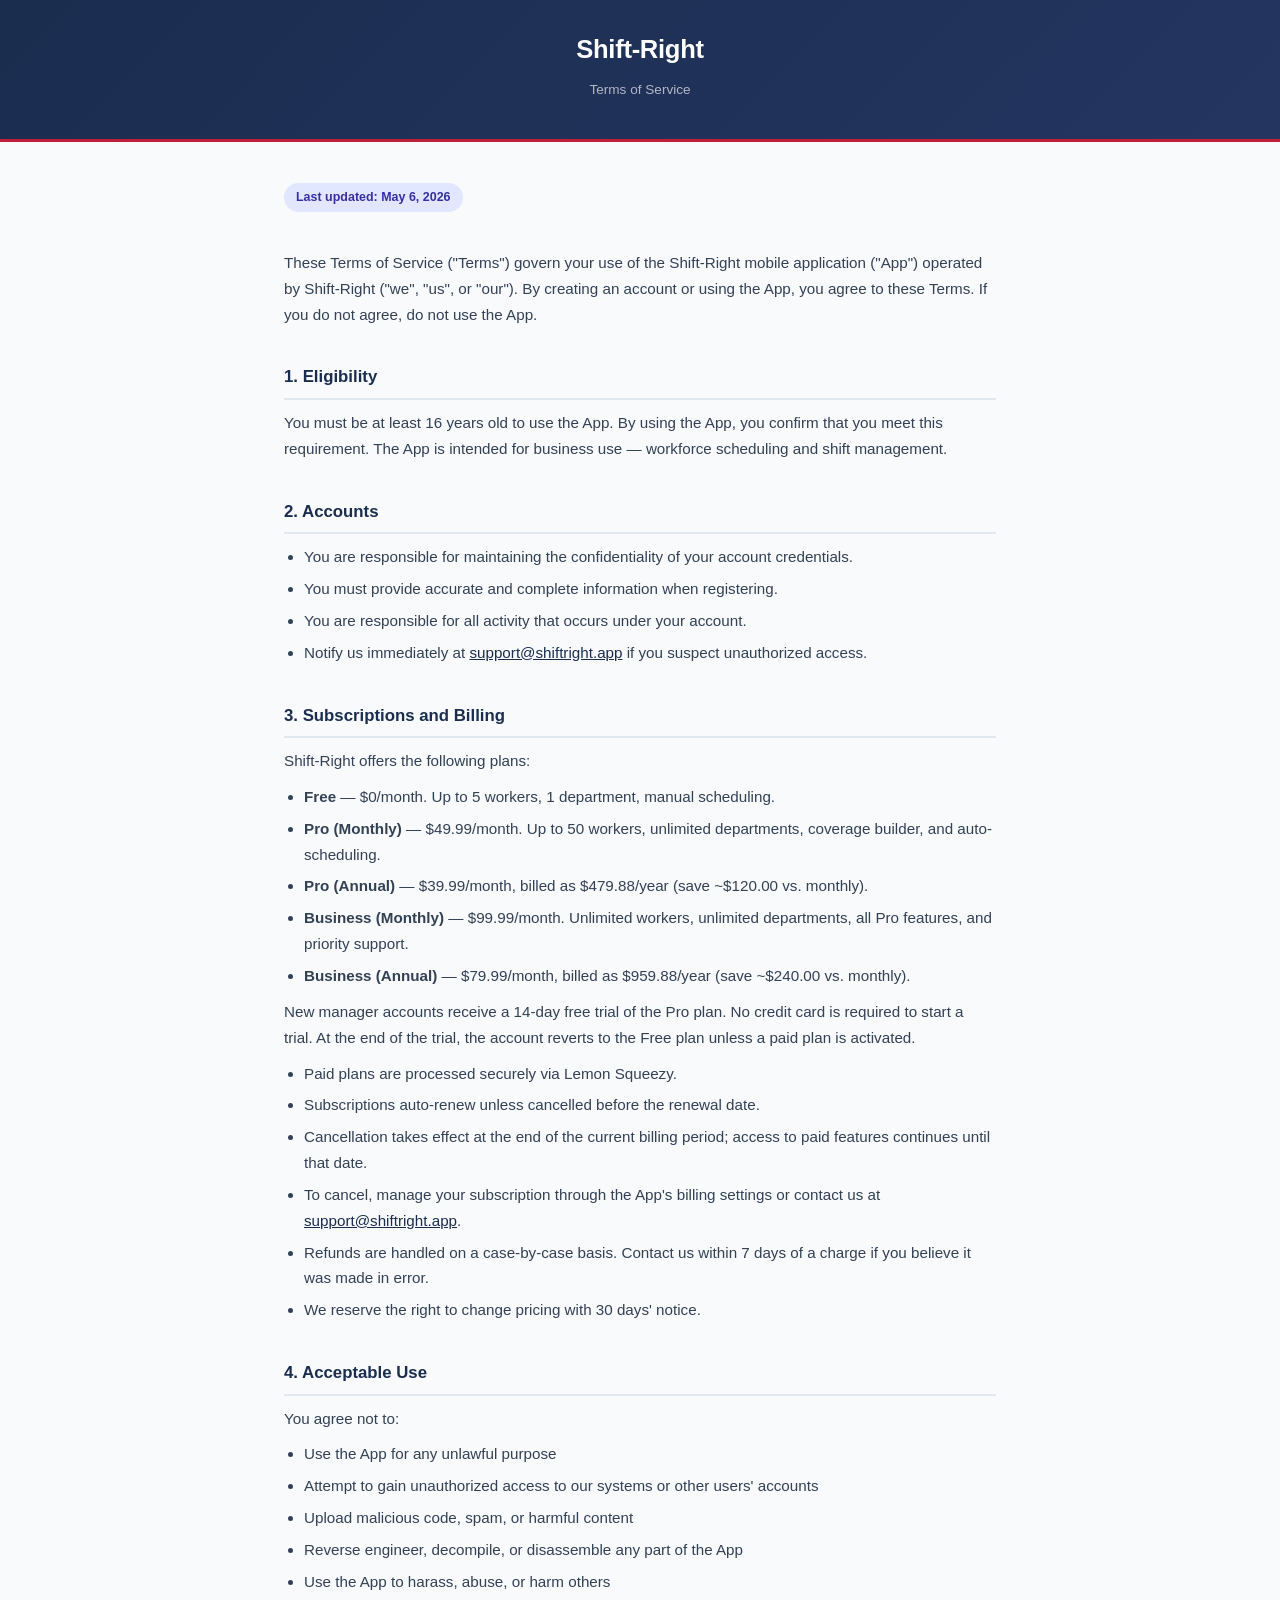
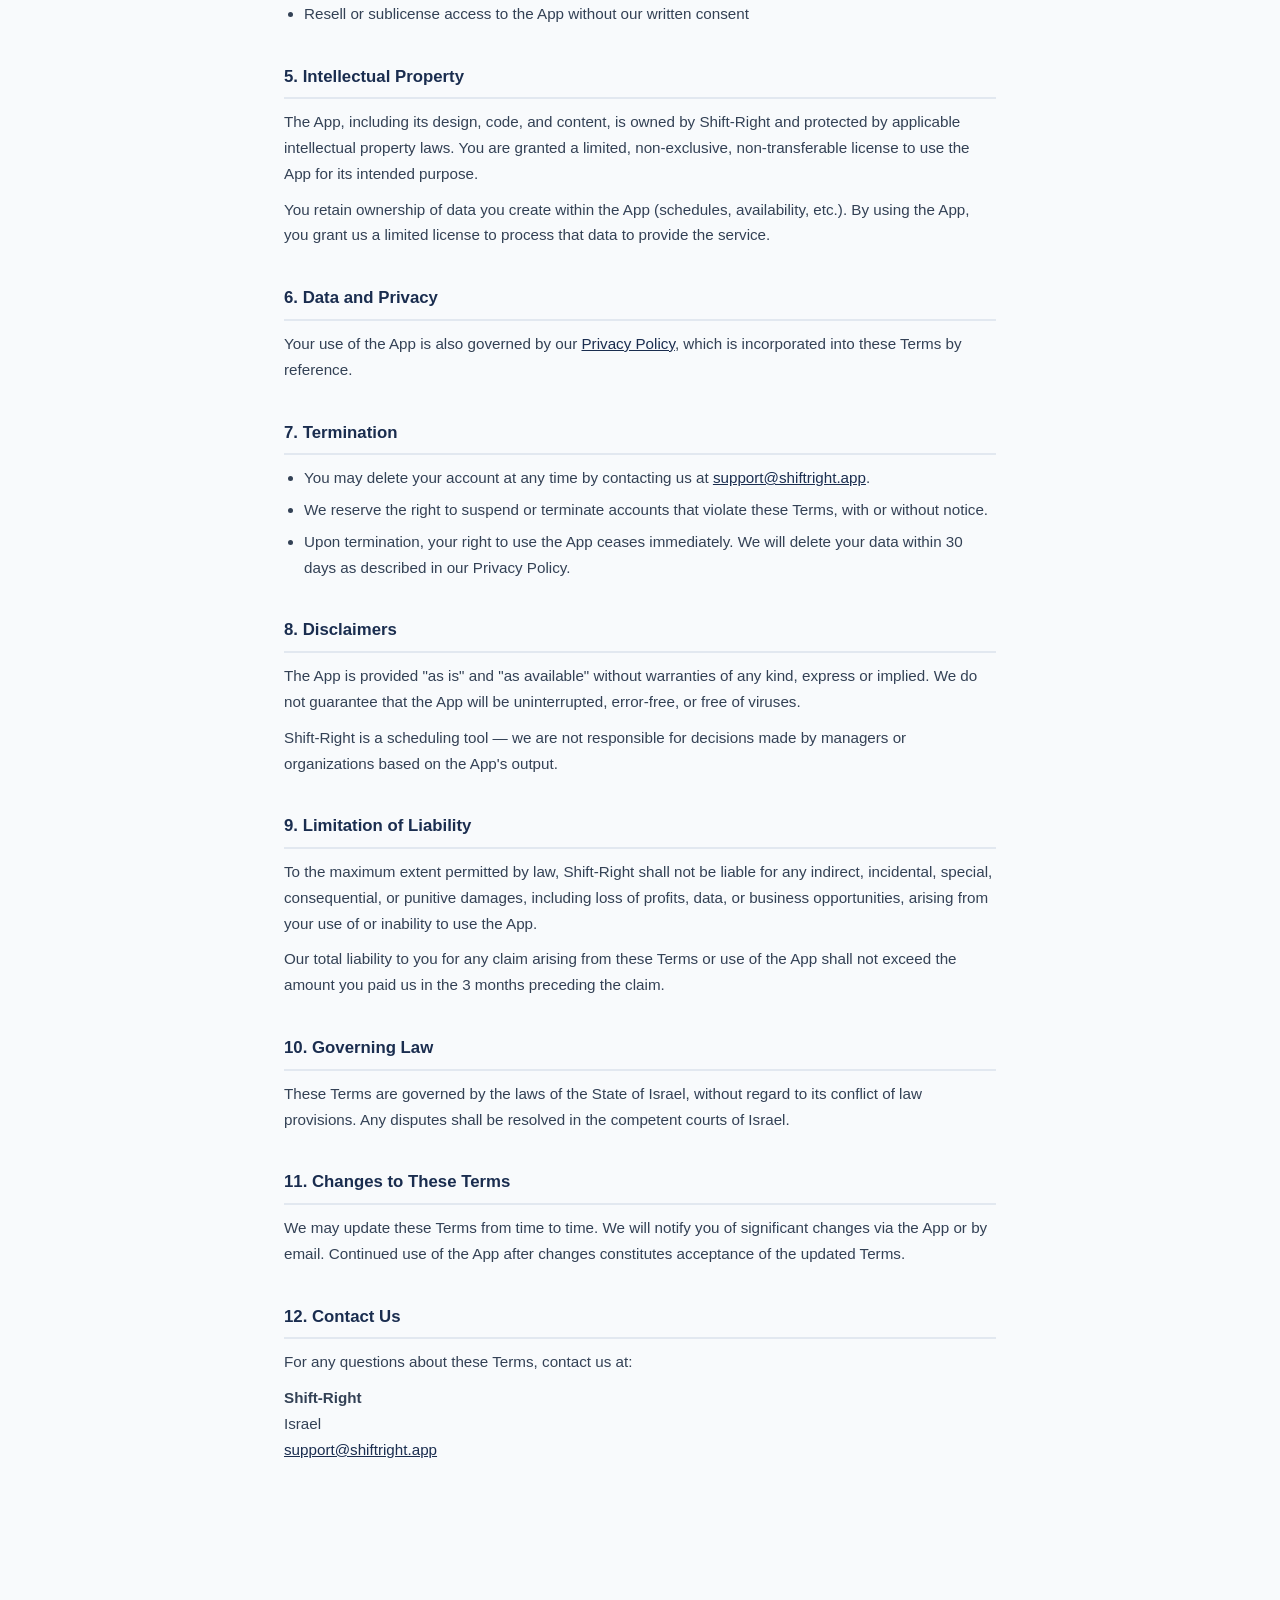
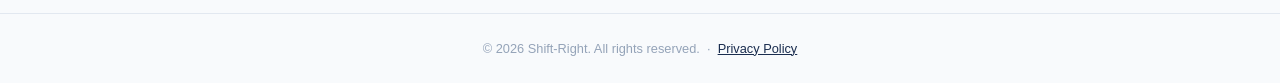
<file: legal-site/terms.html>
<!DOCTYPE html>
<html lang="en">
<head>
  <meta charset="UTF-8" />
  <meta name="viewport" content="width=device-width, initial-scale=1.0" />
  <title>Terms of Service – Shift-Right</title>
  <link rel="icon" href="/favicon.ico" sizes="any">
  <link rel="icon" type="image/png" sizes="256x256" href="/favicon.png">
  <link rel="apple-touch-icon" href="/apple-touch-icon.png">
  <style>
    * { box-sizing: border-box; margin: 0; padding: 0; }
    body {
      font-family: -apple-system, BlinkMacSystemFont, "Segoe UI", Roboto, sans-serif;
      background: #f8fafc;
      color: #1e293b;
      line-height: 1.7;
    }
    header {
      background: linear-gradient(135deg, #1a2d4f 0%, #243560 100%);
      border-bottom: 3px solid #bf1f3a;
      padding: 28px 24px;
      text-align: center;
    }
    header h1 { color: #fff; font-size: 1.6rem; font-weight: 800; letter-spacing: -0.3px; }
    header p  { color: rgba(255,255,255,0.65); font-size: 0.85rem; margin-top: 6px; }
    .container { max-width: 760px; margin: 40px auto; padding: 0 24px 80px; }
    h2 {
      font-size: 1.05rem; font-weight: 700; color: #1a2d4f;
      margin: 36px 0 10px;
      padding-bottom: 6px;
      border-bottom: 2px solid #e2e8f0;
    }
    p  { margin: 10px 0; font-size: 0.95rem; color: #334155; }
    ul { margin: 10px 0 10px 20px; }
    li { margin: 6px 0; font-size: 0.95rem; color: #334155; }
    a  { color: #1a2d4f; text-decoration: underline; }
    .last-updated {
      display: inline-block;
      background: #e0e7ff;
      color: #3730a3;
      font-size: 0.78rem;
      font-weight: 600;
      padding: 4px 12px;
      border-radius: 99px;
      margin-bottom: 28px;
    }
    footer {
      text-align: center;
      padding: 24px;
      font-size: 0.8rem;
      color: #94a3b8;
      border-top: 1px solid #e2e8f0;
      margin-top: 60px;
    }
  </style>
</head>
<body>

<header>
  <h1>Shift-Right</h1>
  <p>Terms of Service</p>
</header>

<div class="container">
  <span class="last-updated">Last updated: May 6, 2026</span>

  <p>These Terms of Service ("Terms") govern your use of the Shift-Right mobile application ("App") operated by Shift-Right ("we", "us", or "our"). By creating an account or using the App, you agree to these Terms. If you do not agree, do not use the App.</p>

  <h2>1. Eligibility</h2>
  <p>You must be at least 16 years old to use the App. By using the App, you confirm that you meet this requirement. The App is intended for business use — workforce scheduling and shift management.</p>

  <h2>2. Accounts</h2>
  <ul>
    <li>You are responsible for maintaining the confidentiality of your account credentials.</li>
    <li>You must provide accurate and complete information when registering.</li>
    <li>You are responsible for all activity that occurs under your account.</li>
    <li>Notify us immediately at <a href="mailto:support@shiftright.app">support@shiftright.app</a> if you suspect unauthorized access.</li>
  </ul>

  <h2>3. Subscriptions and Billing</h2>
  <p>Shift-Right offers the following plans:</p>
  <ul>
    <li><strong>Free</strong> — $0/month. Up to 5 workers, 1 department, manual scheduling.</li>
    <li><strong>Pro (Monthly)</strong> — $49.99/month. Up to 50 workers, unlimited departments, coverage builder, and auto-scheduling.</li>
    <li><strong>Pro (Annual)</strong> — $39.99/month, billed as $479.88/year (save ~$120.00 vs. monthly).</li>
    <li><strong>Business (Monthly)</strong> — $99.99/month. Unlimited workers, unlimited departments, all Pro features, and priority support.</li>
    <li><strong>Business (Annual)</strong> — $79.99/month, billed as $959.88/year (save ~$240.00 vs. monthly).</li>
  </ul>
  <p>New manager accounts receive a 14-day free trial of the Pro plan. No credit card is required to start a trial. At the end of the trial, the account reverts to the Free plan unless a paid plan is activated.</p>
  <ul>
    <li>Paid plans are processed securely via Lemon Squeezy.</li>
    <li>Subscriptions auto-renew unless cancelled before the renewal date.</li>
    <li>Cancellation takes effect at the end of the current billing period; access to paid features continues until that date.</li>
    <li>To cancel, manage your subscription through the App's billing settings or contact us at <a href="mailto:support@shiftright.app">support@shiftright.app</a>.</li>
    <li>Refunds are handled on a case-by-case basis. Contact us within 7 days of a charge if you believe it was made in error.</li>
    <li>We reserve the right to change pricing with 30 days' notice.</li>
  </ul>

  <h2>4. Acceptable Use</h2>
  <p>You agree not to:</p>
  <ul>
    <li>Use the App for any unlawful purpose</li>
    <li>Attempt to gain unauthorized access to our systems or other users' accounts</li>
    <li>Upload malicious code, spam, or harmful content</li>
    <li>Reverse engineer, decompile, or disassemble any part of the App</li>
    <li>Use the App to harass, abuse, or harm others</li>
    <li>Resell or sublicense access to the App without our written consent</li>
  </ul>

  <h2>5. Intellectual Property</h2>
  <p>The App, including its design, code, and content, is owned by Shift-Right and protected by applicable intellectual property laws. You are granted a limited, non-exclusive, non-transferable license to use the App for its intended purpose.</p>
  <p>You retain ownership of data you create within the App (schedules, availability, etc.). By using the App, you grant us a limited license to process that data to provide the service.</p>

  <h2>6. Data and Privacy</h2>
  <p>Your use of the App is also governed by our <a href="/privacy">Privacy Policy</a>, which is incorporated into these Terms by reference.</p>

  <h2>7. Termination</h2>
  <ul>
    <li>You may delete your account at any time by contacting us at <a href="mailto:support@shiftright.app">support@shiftright.app</a>.</li>
    <li>We reserve the right to suspend or terminate accounts that violate these Terms, with or without notice.</li>
    <li>Upon termination, your right to use the App ceases immediately. We will delete your data within 30 days as described in our Privacy Policy.</li>
  </ul>

  <h2>8. Disclaimers</h2>
  <p>The App is provided "as is" and "as available" without warranties of any kind, express or implied. We do not guarantee that the App will be uninterrupted, error-free, or free of viruses.</p>
  <p>Shift-Right is a scheduling tool — we are not responsible for decisions made by managers or organizations based on the App's output.</p>

  <h2>9. Limitation of Liability</h2>
  <p>To the maximum extent permitted by law, Shift-Right shall not be liable for any indirect, incidental, special, consequential, or punitive damages, including loss of profits, data, or business opportunities, arising from your use of or inability to use the App.</p>
  <p>Our total liability to you for any claim arising from these Terms or use of the App shall not exceed the amount you paid us in the 3 months preceding the claim.</p>

  <h2>10. Governing Law</h2>
  <p>These Terms are governed by the laws of the State of Israel, without regard to its conflict of law provisions. Any disputes shall be resolved in the competent courts of Israel.</p>

  <h2>11. Changes to These Terms</h2>
  <p>We may update these Terms from time to time. We will notify you of significant changes via the App or by email. Continued use of the App after changes constitutes acceptance of the updated Terms.</p>

  <h2>12. Contact Us</h2>
  <p>For any questions about these Terms, contact us at:</p>
  <p><strong>Shift-Right</strong><br />
  Israel<br />
  <a href="mailto:support@shiftright.app">support@shiftright.app</a></p>
</div>

<footer>
  &copy; 2026 Shift-Right. All rights reserved.
  &nbsp;·&nbsp; <a href="/privacy">Privacy Policy</a>
</footer>

</body>
</html>
</file>
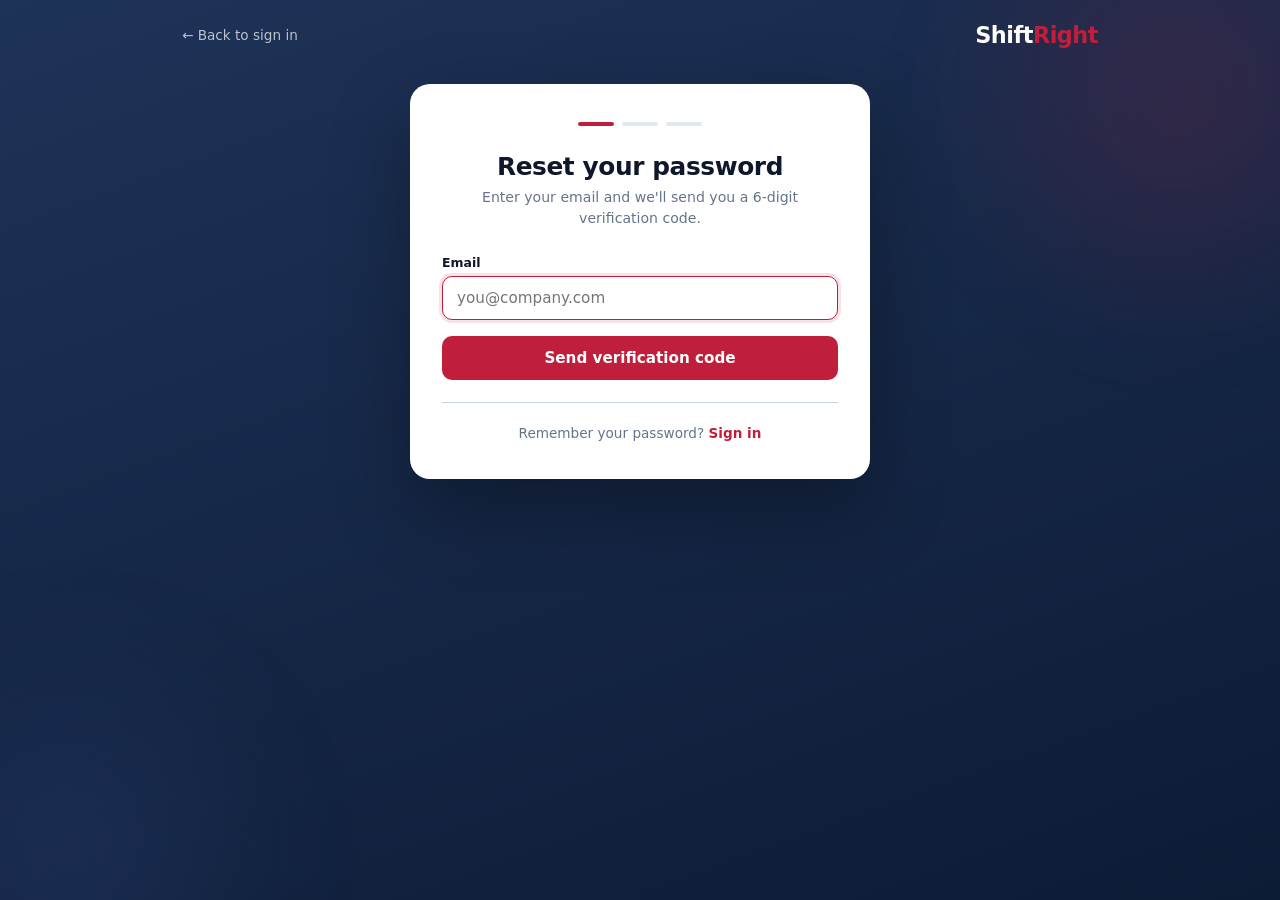
<file: legal-site/web/forgot-password.html>
<!DOCTYPE html>
<html lang="en">
<head>
  <meta charset="utf-8">
  <meta name="viewport" content="width=device-width, initial-scale=1">
  <meta http-equiv="Content-Security-Policy" content="default-src 'self'; script-src 'self' https://static.cloudflareinsights.com; style-src 'self' 'unsafe-inline'; img-src 'self' data:; connect-src 'self' https://shift-right-production.up.railway.app https://cloudflareinsights.com; object-src 'none'; base-uri 'self'; form-action 'none'">
  <meta http-equiv="X-Content-Type-Options" content="nosniff">
  <meta name="referrer" content="strict-origin-when-cross-origin">
  <title data-i18n="forgot.docTitle">ShiftRight — Reset password</title>
  <link rel="icon" href="/favicon.ico" sizes="any">
  <link rel="icon" type="image/png" sizes="256x256" href="/favicon.png">
  <link rel="apple-touch-icon" href="/apple-touch-icon.png">
  <link rel="stylesheet" href="css/base.css">
  <link rel="stylesheet" href="css/auth.css">
  <link rel="stylesheet" href="css/i18n.css">
</head>
<body class="auth-page">

<div class="orb orb-1"></div>
<div class="orb orb-2"></div>

<nav class="auth-nav">
  <a href="/web/login.html" class="nav-back" data-i18n="forgot.navBack">← Back to sign in</a>
  <a href="/" class="logo">Shift<span>Right</span></a>
</nav>

<div class="auth-card">

  <div class="pip-stepper">
    <div class="pip active" id="pip-1"></div>
    <div class="pip" id="pip-2"></div>
    <div class="pip" id="pip-3"></div>
  </div>

  <!-- STEP 1: EMAIL -->
  <div class="step visible" id="step-email">
    <h1 data-i18n="forgot.step1Title">Reset your password</h1>
    <p class="subtitle" data-i18n="forgot.step1Subtitle">Enter your email and we'll send you a 6-digit verification code.</p>

    <div class="alert" id="alert-1" style="display:none"></div>

    <div class="field">
      <label for="email" data-i18n="forgot.email">Email</label>
      <input type="email" id="email" autocomplete="email" data-i18n-placeholder="forgot.emailPlaceholder" placeholder="you@company.com" autofocus>
    </div>

    <button class="btn-primary" id="btn-send-otp">
      <span data-i18n="forgot.sendCode">Send verification code</span>
    </button>

    <p class="bottom-link">
      <span data-i18n="forgot.rememberPassword">Remember your password?</span> <a href="/web/login.html" data-i18n="forgot.signIn">Sign in</a>
    </p>
  </div>

  <!-- STEP 2: OTP -->
  <div class="step" id="step-otp">
    <div class="otp-icon">📧</div>
    <h1 data-i18n="forgot.step2Title">Check your email</h1>
    <p class="otp-target"><span data-i18n="forgot.step2SentTo">We sent a 6-digit code to</span><br><strong id="otp-target-email">you@example.com</strong></p>

    <div class="alert" id="alert-2" style="display:none"></div>

    <div class="field">
      <input type="text" id="otp-code" class="otp-input" inputmode="numeric" pattern="[0-9]*" maxlength="6" placeholder="000000" autocomplete="one-time-code">
    </div>

    <button class="btn-primary" id="btn-verify-otp">
      <span data-i18n="forgot.verifyCode">Verify code</span>
    </button>

    <button class="btn-ghost" id="btn-resend" data-i18n="forgot.resendCode">Resend code</button>
    <button class="btn-ghost" id="btn-change-email" data-i18n="forgot.changeEmail">Change email</button>
  </div>

  <!-- STEP 3: NEW PASSWORD -->
  <div class="step" id="step-password">
    <h1 data-i18n="forgot.step3Title">Set a new password</h1>
    <p class="subtitle" data-i18n="forgot.step3Subtitle">Pick a strong password you'll remember.</p>

    <div class="alert" id="alert-3" style="display:none"></div>

    <div class="field">
      <label for="password" data-i18n="forgot.newPassword">New password</label>
      <div class="password-wrap">
        <input type="password" id="password" autocomplete="new-password" placeholder="••••••••">
        <button type="button" class="password-toggle" id="toggle-password" data-i18n="common.show">Show</button>
      </div>
      <div class="strength" id="strength" style="display:none">
        <div class="strength-bar">
          <div class="seg" id="seg-1"></div>
          <div class="seg" id="seg-2"></div>
          <div class="seg" id="seg-3"></div>
          <div class="seg" id="seg-4"></div>
          <div class="seg" id="seg-5"></div>
        </div>
        <div class="strength-rule" id="rule-len"><div class="dot"></div><span data-i18n="password.minLength">Minimum 8 characters</span></div>
        <div class="strength-rule" id="rule-up"><div class="dot"></div><span data-i18n="password.upper">Uppercase letter (A–Z)</span></div>
        <div class="strength-rule" id="rule-low"><div class="dot"></div><span data-i18n="password.lower">Lowercase letter (a–z)</span></div>
        <div class="strength-rule" id="rule-num"><div class="dot"></div><span data-i18n="password.number">Number (0–9)</span></div>
        <div class="strength-rule" id="rule-spc"><div class="dot"></div><span data-i18n="password.special">Special character (!@#$%…)</span></div>
      </div>
    </div>

    <div class="field">
      <label for="password-confirm" data-i18n="forgot.confirmNewPassword">Confirm new password</label>
      <div class="password-wrap">
        <input type="password" id="password-confirm" autocomplete="new-password" placeholder="••••••••">
        <button type="button" class="password-toggle" id="toggle-password-confirm" data-i18n="common.show">Show</button>
      </div>
      <p class="field-error" id="pwd-mismatch" style="display:none" data-i18n="forgot.passwordsDoNotMatch">Passwords do not match</p>
    </div>

    <button class="btn-primary" id="btn-reset" disabled>
      <span data-i18n="forgot.resetPassword">Reset password</span>
    </button>
  </div>

  <!-- STEP 4: SUCCESS -->
  <div class="step" id="step-success">
    <div style="text-align:center; padding: 16px 0;">
      <div style="width:72px; height:72px; margin:0 auto 16px; background:#f0fdf4; border-radius:50%; display:flex; align-items:center; justify-content:center; font-size:2.2rem; color:#16a34a;">✓</div>
      <h2 style="font-size:1.3rem; font-weight:800; margin-bottom:8px; color:var(--text);" data-i18n="forgot.step4Title">Password updated</h2>
      <p style="color:var(--muted); font-size:0.9rem; line-height:1.5; margin-bottom:22px;" data-i18n="forgot.step4Subtitle">Your password has been reset. Sign in with your new password to continue.</p>
      <button class="btn-primary" id="btn-go-login">
        <span data-i18n="forgot.step4SignIn">Sign in</span>
      </button>
    </div>
  </div>

</div>

<script type="module" src="js/forgot-password.js"></script>
</body>
</html>
</file>
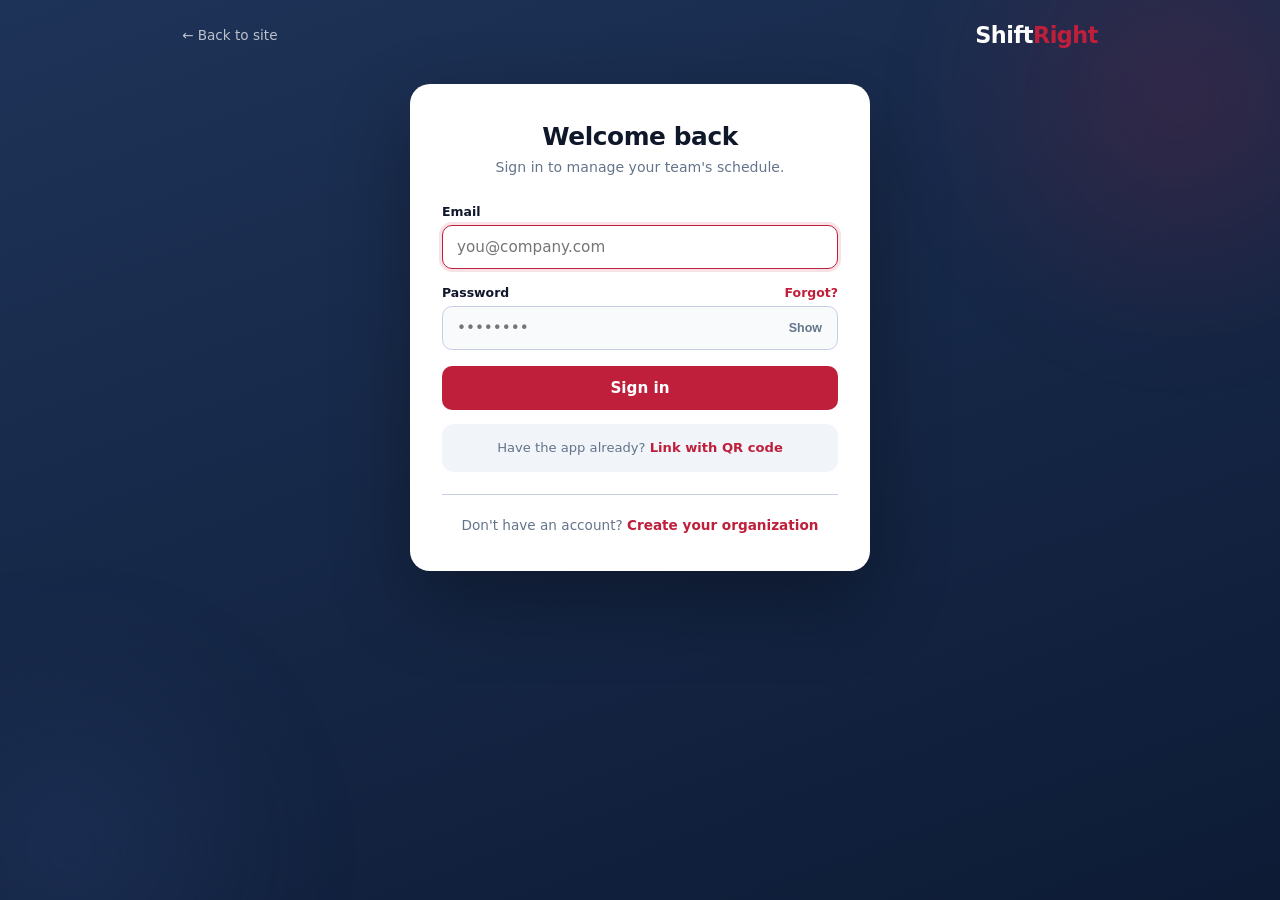
<file: legal-site/web/login.html>
<!DOCTYPE html>
<html lang="en">
<head>
  <meta charset="utf-8">
  <meta name="viewport" content="width=device-width, initial-scale=1">
  <meta http-equiv="Content-Security-Policy" content="default-src 'self'; script-src 'self' https://static.cloudflareinsights.com; style-src 'self' 'unsafe-inline'; img-src 'self' data:; connect-src 'self' https://shift-right-production.up.railway.app https://cloudflareinsights.com; object-src 'none'; base-uri 'self'; form-action 'none'">
  <meta http-equiv="X-Content-Type-Options" content="nosniff">
  <meta name="referrer" content="strict-origin-when-cross-origin">
  <title data-i18n="login.docTitle">ShiftRight — Sign in</title>
  <link rel="icon" href="/favicon.ico" sizes="any">
  <link rel="icon" type="image/png" sizes="256x256" href="/favicon.png">
  <link rel="apple-touch-icon" href="/apple-touch-icon.png">
  <link rel="stylesheet" href="css/base.css">
  <link rel="stylesheet" href="css/auth.css">
  <link rel="stylesheet" href="css/i18n.css">
  <style>
    /* Page-specific: QR-linker hint, only shown on the login screen. */
    .qr-hint {
      margin-top: 14px; padding: 14px; background: #f1f5f9; border-radius: 12px;
      text-align: center; font-size: 0.82rem; color: var(--muted); line-height: 1.5;
    }
    .qr-hint a { color: var(--red); font-weight: 600; text-decoration: none; }
    .qr-hint a:hover { text-decoration: underline; }
    .forgot-link {
      font-size: 0.78rem; font-weight: 600; color: var(--red); text-decoration: none;
    }
  </style>
</head>
<body class="auth-page">

<div class="orb orb-1"></div>
<div class="orb orb-2"></div>

<nav class="auth-nav">
  <a href="/" class="nav-back" data-i18n="login.navBack">← Back to site</a>
  <a href="/" class="logo">Shift<span>Right</span></a>
</nav>

<div class="auth-card">
  <h1 data-i18n="login.title">Welcome back</h1>
  <p class="subtitle" data-i18n="login.subtitle">Sign in to manage your team's schedule.</p>

  <div class="alert" id="alert" style="display:none"></div>

  <div class="field">
    <label for="email" data-i18n="login.email">Email</label>
    <input type="email" id="email" autocomplete="email" data-i18n-placeholder="login.emailPlaceholder" placeholder="you@company.com" autofocus>
  </div>

  <div class="field">
    <label for="password" style="display:flex; justify-content:space-between; align-items:center;">
      <span data-i18n="login.password">Password</span>
      <a href="/web/forgot-password.html" class="forgot-link" data-i18n="login.forgot">Forgot?</a>
    </label>
    <div class="password-wrap">
      <input type="password" id="password" autocomplete="current-password" placeholder="••••••••">
      <button type="button" class="password-toggle" id="toggle-password" data-i18n="common.show">Show</button>
    </div>
  </div>

  <button class="btn-primary" id="btn-login">
    <span data-i18n="login.signIn">Sign in</span>
  </button>

  <div class="qr-hint">
    <span data-i18n="login.qrHintBefore">Have the app already?</span> <a href="/app/" data-i18n="login.qrHintLink">Link with QR code</a>
  </div>

  <p class="bottom-link">
    <span data-i18n="login.noAccount">Don't have an account?</span> <a href="/web/signup.html" data-i18n="login.createOrg">Create your organization</a>
  </p>
</div>

<script type="module" src="js/login.js"></script>
</body>
</html>
</file>
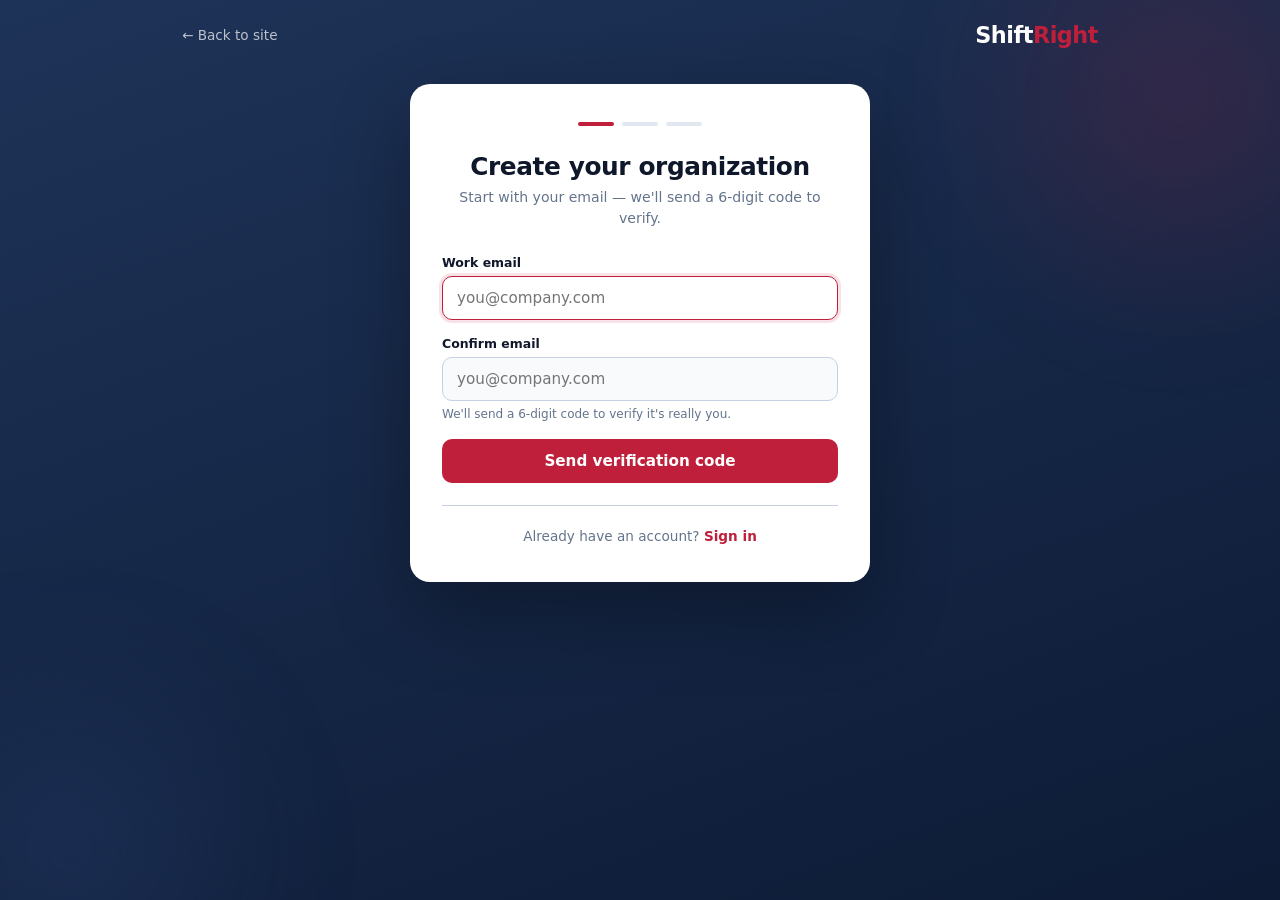
<file: legal-site/web/signup.html>
<!DOCTYPE html>
<html lang="en">
<head>
  <meta charset="utf-8">
  <meta name="viewport" content="width=device-width, initial-scale=1">
  <meta http-equiv="Content-Security-Policy" content="default-src 'self'; script-src 'self' https://static.cloudflareinsights.com; style-src 'self' 'unsafe-inline'; img-src 'self' data:; connect-src 'self' https://shift-right-production.up.railway.app https://cloudflareinsights.com; object-src 'none'; base-uri 'self'; form-action 'none'">
  <meta http-equiv="X-Content-Type-Options" content="nosniff">
  <meta name="referrer" content="strict-origin-when-cross-origin">
  <title data-i18n="signup.docTitle">ShiftRight — Create your organization</title>
  <link rel="icon" href="/favicon.ico" sizes="any">
  <link rel="icon" type="image/png" sizes="256x256" href="/favicon.png">
  <link rel="apple-touch-icon" href="/apple-touch-icon.png">
  <link rel="stylesheet" href="css/base.css">
  <link rel="stylesheet" href="css/auth.css">
  <link rel="stylesheet" href="css/i18n.css">
</head>
<body class="auth-page">

<div class="orb orb-1"></div>
<div class="orb orb-2"></div>

<nav class="auth-nav">
  <a href="/" class="nav-back" data-i18n="signup.navBack">← Back to site</a>
  <a href="/" class="logo">Shift<span>Right</span></a>
</nav>

<div class="auth-card">

  <div class="pip-stepper">
    <div class="pip active" id="pip-1"></div>
    <div class="pip" id="pip-2"></div>
    <div class="pip" id="pip-3"></div>
  </div>

  <!-- STEP 1: EMAIL -->
  <div class="step visible" id="step-email">
    <h1 data-i18n="signup.step1Title">Create your organization</h1>
    <p class="subtitle" data-i18n="signup.step1Subtitle">Start with your email — we'll send a 6-digit code to verify.</p>

    <div class="alert" id="alert-1" style="display:none"></div>

    <div class="field">
      <label for="email" data-i18n="signup.workEmail">Work email</label>
      <input type="email" id="email" autocomplete="email" data-i18n-placeholder="signup.emailPlaceholder" placeholder="you@company.com" autofocus>
    </div>

    <div class="field">
      <label for="email-confirm" data-i18n="signup.confirmEmail">Confirm email</label>
      <input type="email" id="email-confirm" autocomplete="off" data-i18n-placeholder="signup.emailPlaceholder" placeholder="you@company.com">
      <p class="field-hint" data-i18n="signup.fieldHint">We'll send a 6-digit code to verify it's really you.</p>
    </div>

    <button class="btn-primary" id="btn-send-otp">
      <span data-i18n="signup.sendCode">Send verification code</span>
    </button>

    <p class="bottom-link">
      <span data-i18n="signup.alreadyAccount">Already have an account?</span> <a href="/web/login.html" data-i18n="signup.signIn">Sign in</a>
    </p>
  </div>

  <!-- STEP 2: OTP -->
  <div class="step" id="step-otp">
    <div class="otp-icon">📧</div>
    <h1 data-i18n="signup.step2Title">Check your email</h1>
    <p class="otp-target"><span data-i18n="signup.step2SentTo">We sent a 6-digit code to</span><br><strong id="otp-target-email">you@example.com</strong></p>

    <div class="alert" id="alert-2" style="display:none"></div>

    <div class="field">
      <input type="text" id="otp-code" class="otp-input" inputmode="numeric" pattern="[0-9]*" maxlength="6" placeholder="000000" autocomplete="one-time-code">
    </div>

    <button class="btn-primary" id="btn-verify-otp">
      <span data-i18n="signup.verifyCode">Verify code</span>
    </button>

    <button class="btn-ghost" id="btn-resend" data-i18n="signup.resendCode">Resend code</button>
    <button class="btn-ghost" id="btn-change-email" data-i18n="signup.changeEmail">Change email</button>
  </div>

  <!-- STEP 3: DETAILS -->
  <div class="step" id="step-details">
    <h1 data-i18n="signup.step3Title">Tell us about your organization</h1>
    <p class="subtitle" data-i18n="signup.step3Subtitle">A few details and you're in. You can change everything later.</p>

    <div class="alert" id="alert-3" style="display:none"></div>

    <div class="field">
      <label for="org-name" data-i18n="signup.orgName">Organization name</label>
      <input type="text" id="org-name" autocomplete="organization" data-i18n-placeholder="signup.orgNamePlaceholder" placeholder="Acme Logistics">
    </div>

    <div class="field">
      <label for="full-name" data-i18n="signup.fullName">Your full name</label>
      <input type="text" id="full-name" autocomplete="name" data-i18n-placeholder="signup.fullNamePlaceholder" placeholder="John Smith">
    </div>

    <div class="field">
      <label for="password" data-i18n="signup.createPassword">Create a password</label>
      <div class="password-wrap">
        <input type="password" id="password" autocomplete="new-password" placeholder="••••••••">
        <button type="button" class="password-toggle" id="toggle-password" data-i18n="common.show">Show</button>
      </div>
      <div class="strength" id="strength" style="display:none">
        <div class="strength-bar">
          <div class="seg" id="seg-1"></div>
          <div class="seg" id="seg-2"></div>
          <div class="seg" id="seg-3"></div>
          <div class="seg" id="seg-4"></div>
          <div class="seg" id="seg-5"></div>
        </div>
        <div class="strength-rule" id="rule-len"><div class="dot"></div><span data-i18n="password.minLength">Minimum 8 characters</span></div>
        <div class="strength-rule" id="rule-up"><div class="dot"></div><span data-i18n="password.upper">Uppercase letter (A–Z)</span></div>
        <div class="strength-rule" id="rule-low"><div class="dot"></div><span data-i18n="password.lower">Lowercase letter (a–z)</span></div>
        <div class="strength-rule" id="rule-num"><div class="dot"></div><span data-i18n="password.number">Number (0–9)</span></div>
        <div class="strength-rule" id="rule-spc"><div class="dot"></div><span data-i18n="password.special">Special character (!@#$%…)</span></div>
      </div>
    </div>

    <div class="field">
      <label for="password-confirm" data-i18n="signup.confirmPassword">Confirm password</label>
      <div class="password-wrap">
        <input type="password" id="password-confirm" autocomplete="new-password" placeholder="••••••••">
        <button type="button" class="password-toggle" id="toggle-password-confirm" data-i18n="common.show">Show</button>
      </div>
      <p class="field-error" id="pwd-mismatch" style="display:none" data-i18n="signup.passwordsDoNotMatch">Passwords do not match</p>
    </div>

    <button class="btn-primary" id="btn-create" disabled>
      <span data-i18n="signup.createOrgButton">Create organization</span>
    </button>

    <p class="bottom-link" style="font-size:0.78rem;">
      <span data-i18n="signup.termsPrefix">By creating an account, you agree to our</span>
      <a href="/terms" data-i18n="signup.termsLink">Terms</a> <span data-i18n="signup.termsAnd">and</span> <a href="/privacy" data-i18n="signup.privacyLink">Privacy Policy</a>.
    </p>
  </div>

  <!-- STEP 4: SUCCESS -->
  <div class="step" id="step-success">
    <div style="text-align:center; padding: 16px 0;">
      <div style="width:72px; height:72px; margin:0 auto 16px; background:#f0fdf4; border-radius:50%; display:flex; align-items:center; justify-content:center; font-size:2.2rem; color:#16a34a;">✓</div>
      <h2 style="font-size:1.3rem; font-weight:800; margin-bottom:8px; color:var(--text);" data-i18n="signup.step4Welcome">Welcome to ShiftRight!</h2>
      <p style="color:var(--muted); font-size:0.9rem; line-height:1.5;" data-i18n="signup.step4Setting">Setting up your workspace…</p>
    </div>
  </div>

</div>

<script type="module" src="js/signup.js"></script>
</body>
</html>
</file>
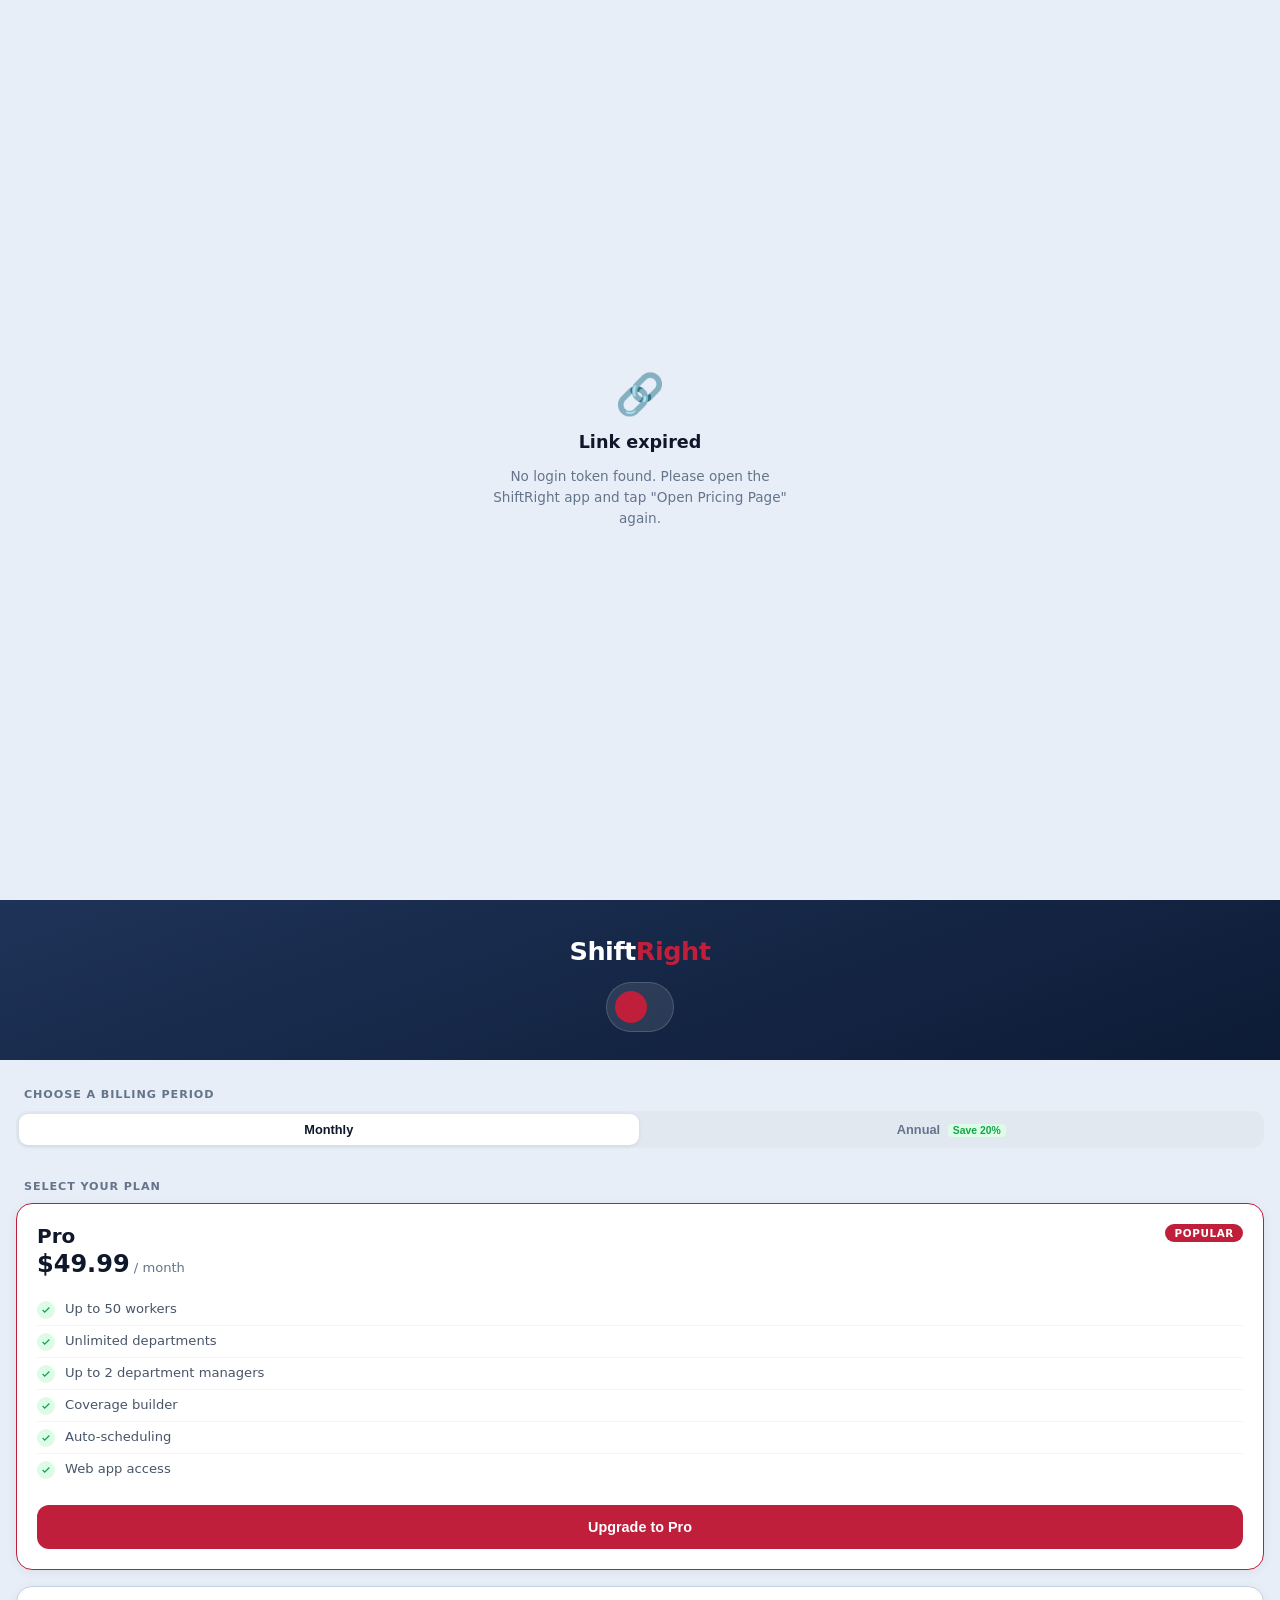
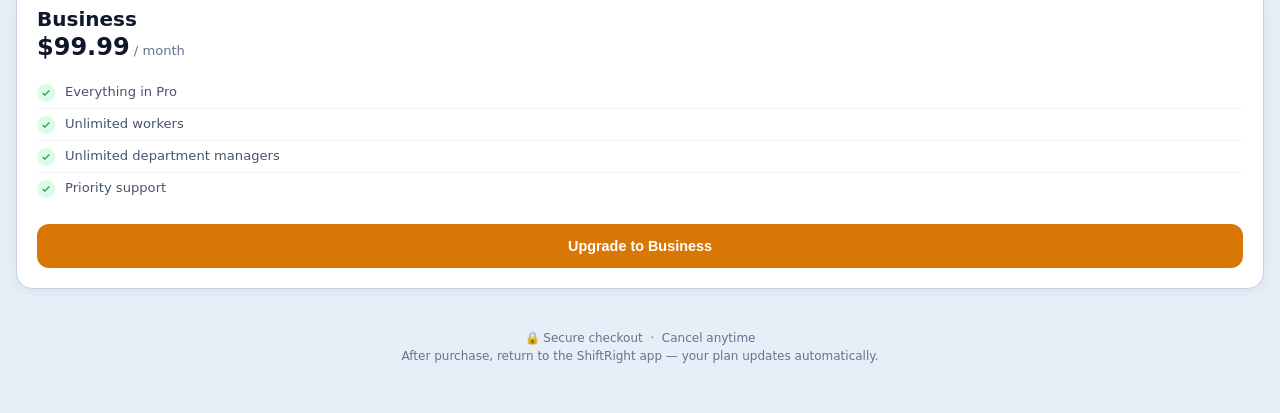
<file: legal-site/web/upgrade.html>
<!DOCTYPE html>
<html lang="en">
<head>
  <meta charset="utf-8">
  <meta name="viewport" content="width=device-width, initial-scale=1">
  <meta http-equiv="Content-Security-Policy" content="default-src 'self'; script-src 'self' 'unsafe-inline'; style-src 'self' 'unsafe-inline'; img-src 'self' data: https:; connect-src 'self' https://shift-right-production.up.railway.app; object-src 'none'; base-uri 'self'; form-action 'none'">
  <title>ShiftRight — Upgrade Plan</title>
  <link rel="icon" href="/favicon.ico" sizes="any">
  <link rel="icon" type="image/png" sizes="256x256" href="/favicon.png">
  <link rel="apple-touch-icon" href="/apple-touch-icon.png">
  <link rel="stylesheet" href="css/base.css">
  <style>
    body { display: block; height: auto; min-height: 100vh; overflow: auto; background: var(--bg); }

    /* ── Shared states ── */
    .state { display: none; }
    .state.visible { display: block; }

    /* ── Loading ── */
    #state-loading {
      min-height: 100vh;
      display: none;
      align-items: center;
      justify-content: center;
      flex-direction: column;
      gap: 18px;
      background: linear-gradient(160deg, #1e3358 0%, #0d1b35 100%);
    }
    #state-loading.visible { display: flex; }
    #state-loading .logo { font-size: 2rem; font-weight: 800; color: white; letter-spacing: -0.5px; }
    #state-loading .logo span { color: var(--red); }
    #state-loading p { color: rgba(255,255,255,0.45); font-size: 0.82rem; }

    /* ── Error ── */
    #state-error {
      min-height: 100vh;
      display: none;
      align-items: center;
      justify-content: center;
      flex-direction: column;
      gap: 14px;
      padding: 32px 24px;
      text-align: center;
    }
    #state-error.visible { display: flex; }
    #state-error .err-icon { font-size: 2.5rem; }
    #state-error h2 { font-size: 1.1rem; font-weight: 700; color: var(--text); }
    #state-error p { font-size: 0.85rem; color: var(--muted); line-height: 1.55; max-width: 320px; }

    /* ── Ready ── */
    #state-ready { padding: 0 0 48px; }
    #state-ready.visible { display: block; }

    /* Header */
    .upgrade-header {
      background: linear-gradient(160deg, #1e3358 0%, #0d1b35 100%);
      padding: 36px 24px 28px;
      text-align: center;
    }
    .upgrade-header .logo { font-size: 1.6rem; font-weight: 800; color: white; letter-spacing: -0.5px; margin-bottom: 16px; }
    .upgrade-header .logo span { color: var(--red); }
    .user-pill {
      display: inline-flex; align-items: center; gap: 10px;
      background: rgba(255,255,255,0.10);
      border: 1px solid rgba(255,255,255,0.16);
      border-radius: 50px; padding: 8px 16px 8px 8px;
    }
    .user-avatar {
      width: 32px; height: 32px; border-radius: 50%;
      background: var(--red); color: white;
      font-size: 0.75rem; font-weight: 700;
      display: flex; align-items: center; justify-content: center;
    }
    .user-info { text-align: left; }
    .user-name { font-size: 0.82rem; font-weight: 600; color: white; }
    .user-org  { font-size: 0.72rem; color: rgba(255,255,255,0.5); margin-top: 1px; }

    /* Section label */
    .section-label {
      font-size: 0.7rem; font-weight: 700; letter-spacing: 0.08em;
      text-transform: uppercase; color: var(--muted);
      padding: 28px 24px 10px;
    }

    /* Plan cards */
    .plan-card {
      margin: 0 16px 16px;
      background: white;
      border-radius: 16px;
      border: 1.5px solid var(--border);
      overflow: hidden;
      box-shadow: 0 2px 12px rgba(0,0,0,0.06);
    }
    .plan-card.popular { border-color: var(--red); }

    .plan-hero {
      padding: 20px 20px 16px;
      display: flex; align-items: flex-start; justify-content: space-between;
    }
    .plan-badge {
      font-size: 0.65rem; font-weight: 800; letter-spacing: 0.06em;
      text-transform: uppercase; color: white;
      background: var(--red); border-radius: 50px;
      padding: 3px 9px;
    }
    .plan-name { font-size: 1.25rem; font-weight: 800; color: var(--text); margin-bottom: 2px; }
    .plan-price { font-size: 0.82rem; color: var(--muted); }
    .plan-price strong { font-size: 1.5rem; font-weight: 800; color: var(--text); }

    .plan-features { padding: 0 20px 4px; }
    .plan-feature {
      display: flex; align-items: flex-start; gap: 10px;
      padding: 6px 0; border-top: 1px solid #f1f5f9;
      font-size: 0.82rem; color: #475569; line-height: 1.4;
    }
    .plan-feature:first-child { border-top: none; }
    .feat-check {
      width: 18px; height: 18px; border-radius: 50%; flex-shrink: 0; margin-top: 1px;
      background: #dcfce7; display: flex; align-items: center; justify-content: center;
    }
    .feat-check svg { width: 10px; height: 10px; stroke: #16a34a; stroke-width: 3; fill: none; }

    .plan-cta { padding: 16px 20px 20px; }
    .btn-upgrade {
      width: 100%; padding: 14px;
      border: none; border-radius: 12px;
      font-size: 0.9rem; font-weight: 700; cursor: pointer;
      display: flex; align-items: center; justify-content: center; gap: 8px;
      transition: opacity 0.15s;
    }
    .btn-upgrade:active { opacity: 0.8; }
    .btn-upgrade.pro { background: var(--red); color: white; }
    .btn-upgrade.biz { background: #d97706; color: white; }
    .btn-upgrade:disabled { opacity: 0.6; cursor: not-allowed; }

    /* Annual toggle */
    .period-toggle {
      display: flex; margin: 0 16px 4px;
      background: #e2e8f0; border-radius: 12px; padding: 3px; gap: 3px;
    }
    .period-btn {
      flex: 1; padding: 8px; border: none; border-radius: 9px;
      font-size: 0.8rem; font-weight: 600; cursor: pointer;
      background: transparent; color: var(--muted); transition: all 0.15s;
    }
    .period-btn.active { background: white; color: var(--text); box-shadow: 0 1px 4px rgba(0,0,0,0.08); }
    .save-badge { font-size: 0.65rem; font-weight: 800; color: #16a34a; background: #dcfce7; border-radius: 4px; padding: 1px 5px; margin-left: 4px; }

    /* Footer */
    .upgrade-footer { padding: 24px 24px 0; text-align: center; }
    .upgrade-footer p { font-size: 0.75rem; color: var(--muted); line-height: 1.5; }

    /* Loading button spinner */
    .btn-spinner { width: 16px; height: 16px; border: 2px solid rgba(255,255,255,0.3); border-top-color: white; border-radius: 50%; animation: spin 0.7s linear infinite; }
  </style>
</head>
<body>

  <!-- Loading state -->
  <div id="state-loading" class="visible">
    <div class="logo">Shift<span>Right</span></div>
    <div class="spinner"></div>
    <p>Logging you in…</p>
  </div>

  <!-- Error state -->
  <div id="state-error">
    <div class="err-icon">🔗</div>
    <h2>Link expired</h2>
    <p id="error-msg">This link has expired or already been used. Please open the ShiftRight app and tap "Open Pricing Page" again.</p>
  </div>

  <!-- Ready state -->
  <div id="state-ready">

    <div class="upgrade-header">
      <div class="logo">Shift<span>Right</span></div>
      <div class="user-pill">
        <div class="user-avatar" id="user-avatar"></div>
        <div class="user-info">
          <div class="user-name" id="user-name"></div>
          <div class="user-org"  id="user-org"></div>
        </div>
      </div>
    </div>

    <div class="section-label">Choose a billing period</div>
    <div class="period-toggle">
      <button class="period-btn active" id="btn-monthly" onclick="setPeriod('monthly')">Monthly</button>
      <button class="period-btn" id="btn-annual" onclick="setPeriod('annual')">
        Annual <span class="save-badge">Save 20%</span>
      </button>
    </div>

    <div class="section-label">Select your plan</div>

    <!-- Pro card -->
    <div class="plan-card popular">
      <div class="plan-hero">
        <div>
          <div class="plan-name">Pro</div>
          <div class="plan-price" id="pro-price"><strong>$49.99</strong> / month</div>
        </div>
        <div class="plan-badge">Popular</div>
      </div>
      <div class="plan-features">
        <div class="plan-feature"><div class="feat-check"><svg viewBox="0 0 24 24"><polyline points="20 6 9 17 4 12"/></svg></div>Up to 50 workers</div>
        <div class="plan-feature"><div class="feat-check"><svg viewBox="0 0 24 24"><polyline points="20 6 9 17 4 12"/></svg></div>Unlimited departments</div>
        <div class="plan-feature"><div class="feat-check"><svg viewBox="0 0 24 24"><polyline points="20 6 9 17 4 12"/></svg></div>Up to 2 department managers</div>
        <div class="plan-feature"><div class="feat-check"><svg viewBox="0 0 24 24"><polyline points="20 6 9 17 4 12"/></svg></div>Coverage builder</div>
        <div class="plan-feature"><div class="feat-check"><svg viewBox="0 0 24 24"><polyline points="20 6 9 17 4 12"/></svg></div>Auto-scheduling</div>
        <div class="plan-feature"><div class="feat-check"><svg viewBox="0 0 24 24"><polyline points="20 6 9 17 4 12"/></svg></div>Web app access</div>
      </div>
      <div class="plan-cta">
        <button class="btn-upgrade pro" id="btn-pro" onclick="upgrade('PRO')">
          Upgrade to Pro
        </button>
      </div>
    </div>

    <!-- Business card -->
    <div class="plan-card">
      <div class="plan-hero">
        <div>
          <div class="plan-name">Business</div>
          <div class="plan-price" id="biz-price"><strong>$99.99</strong> / month</div>
        </div>
      </div>
      <div class="plan-features">
        <div class="plan-feature"><div class="feat-check"><svg viewBox="0 0 24 24"><polyline points="20 6 9 17 4 12"/></svg></div>Everything in Pro</div>
        <div class="plan-feature"><div class="feat-check"><svg viewBox="0 0 24 24"><polyline points="20 6 9 17 4 12"/></svg></div>Unlimited workers</div>
        <div class="plan-feature"><div class="feat-check"><svg viewBox="0 0 24 24"><polyline points="20 6 9 17 4 12"/></svg></div>Unlimited department managers</div>
        <div class="plan-feature"><div class="feat-check"><svg viewBox="0 0 24 24"><polyline points="20 6 9 17 4 12"/></svg></div>Priority support</div>
      </div>
      <div class="plan-cta">
        <button class="btn-upgrade biz" id="btn-biz" onclick="upgrade('BUSINESS')">
          Upgrade to Business
        </button>
      </div>
    </div>

    <div class="upgrade-footer">
      <p>🔒 Secure checkout &nbsp;·&nbsp; Cancel anytime<br>
      After purchase, return to the ShiftRight app — your plan updates automatically.</p>
    </div>

  </div>

  <script type="module" src="js/upgrade.js"></script>
</body>
</html>
</file>
<file: legal-site/style.css>
*, *::before, *::after { box-sizing: border-box; margin: 0; padding: 0; }
:root {
  --navy: #1a2d4f;
  --navy-deep: #0d1b35;
  --navy-mid: #223660;
  --red: #bf1f3a;
  --red-light: #e8253f;
  --gold: #d97706;
  --gold-light: #f59e0b;
  --gold-pale: rgba(245,158,11,0.15);
  --bg: #f0f4f8;
  --white: #ffffff;
  --text: #0f172a;
  --muted: #64748b;
  --border: #e2e8f0;
}
html { scroll-behavior: smooth; }
body { font-family: -apple-system, BlinkMacSystemFont, "Segoe UI", Roboto, sans-serif; background: var(--bg); color: var(--text); line-height: 1.6; }

/* ── NAV ── */
nav {
  position: fixed; top: 0; left: 0; right: 0; z-index: 100;
  padding: 0 32px; height: 68px;
  display: flex; align-items: center; justify-content: space-between;
  transition: background 0.25s, box-shadow 0.25s;
}
nav.scrolled { background: rgba(255,255,255,0.95); backdrop-filter: blur(12px); box-shadow: 0 1px 3px rgba(0,0,0,0.08); }
.nav-logo { color: #fff; font-size: 1.25rem; font-weight: 800; letter-spacing: -0.5px; text-decoration: none; transition: color 0.25s; }
nav.scrolled .nav-logo { color: var(--navy); }
.nav-logo span { color: var(--red); }
.nav-center { display: flex; align-items: center; gap: 4px; }
.nav-link { color: rgba(255,255,255,0.7); font-size: 0.875rem; font-weight: 500; text-decoration: none; padding: 8px 14px; border-radius: 8px; transition: all 0.15s; }
nav.scrolled .nav-link { color: var(--muted); }
.nav-link:hover { color: white; background: rgba(255,255,255,0.1); }
nav.scrolled .nav-link:hover { color: var(--navy); background: var(--bg); }
.nav-actions { display: flex; align-items: center; gap: 10px; }
.nav-app-btn {
  font-size: 0.82rem; font-weight: 600; color: rgba(255,255,255,0.7); text-decoration: none;
  padding: 8px 16px; border: 1px solid rgba(255,255,255,0.25); border-radius: 8px; transition: all 0.15s;
}
nav.scrolled .nav-app-btn { color: var(--muted); border-color: var(--border); }
.nav-app-btn:hover { color: white; border-color: rgba(255,255,255,0.6); }
nav.scrolled .nav-app-btn:hover { color: var(--navy); border-color: var(--navy); background: var(--bg); }
.nav-cta {
  background: var(--red); color: #fff; border: none; padding: 9px 20px;
  border-radius: 8px; font-size: 0.82rem; font-weight: 700;
  text-decoration: none; transition: background 0.15s, transform 0.1s;
}
.nav-cta:hover { background: var(--red-light); transform: translateY(-1px); }

/* ── Language toggle ── */
.lang-toggle {
  display: flex; align-items: center;
  background: rgba(255,255,255,0.1); border-radius: 20px; padding: 3px; gap: 2px;
  margin-left: 4px;
}
nav.scrolled .lang-toggle { background: var(--bg); }
.lang-btn {
  padding: 5px 13px; border-radius: 16px; border: none;
  background: transparent; color: rgba(255,255,255,0.45);
  font-size: 0.72rem; font-weight: 700; cursor: pointer;
  font-family: inherit; transition: all 0.18s; line-height: 1;
  letter-spacing: 0.03em; white-space: nowrap;
}
.lang-btn.active { background: rgba(255,255,255,0.18); color: #fff; }
nav.scrolled .lang-btn { color: var(--muted); }
nav.scrolled .lang-btn.active { background: var(--navy); color: #fff; box-shadow: 0 1px 4px rgba(0,0,0,0.15); }

/* ── HERO ── */
.hero {
  background: var(--navy-deep);
  min-height: 100vh;
  padding: 120px 32px 80px;
  display: flex; align-items: center; justify-content: center;
  position: relative; overflow: hidden;
}
.hero-orb { position: absolute; border-radius: 50%; pointer-events: none; }
.hero-orb-1 {
  width: 700px; height: 700px;
  background: radial-gradient(circle, rgba(191,31,58,0.14) 0%, transparent 70%);
  top: -150px; right: -100px;
  animation: orbDrift 14s ease-in-out infinite;
}
.hero-orb-2 {
  width: 500px; height: 500px;
  background: radial-gradient(circle, rgba(66,102,220,0.1) 0%, transparent 70%);
  bottom: 0; left: -80px;
  animation: orbDrift 18s ease-in-out infinite reverse;
}
.hero-orb-3 {
  width: 300px; height: 300px;
  background: radial-gradient(circle, rgba(191,31,58,0.08) 0%, transparent 70%);
  bottom: 100px; right: 30%;
  animation: orbDrift 10s ease-in-out infinite 3s;
}
.hero-inner {
  max-width: 1100px; width: 100%;
  display: grid; grid-template-columns: 1fr 1fr;
  gap: 60px; align-items: center;
  position: relative; z-index: 1;
}
.hero-badge {
  display: inline-flex; align-items: center; gap: 8px;
  background: rgba(191,31,58,0.18); border: 1px solid rgba(191,31,58,0.35);
  color: #fca5a5; font-size: 0.75rem; font-weight: 700;
  letter-spacing: 0.08em; text-transform: uppercase;
  padding: 6px 14px; border-radius: 20px; margin-bottom: 28px;
}
.hero-badge::before { content: '✦'; font-size: 0.6rem; }
.hero h1 {
  font-size: clamp(2.2rem, 4.5vw, 3.4rem);
  font-weight: 800; line-height: 1.15; letter-spacing: -1.5px;
  color: #fff; margin-bottom: 22px;
}
.hero h1 em { color: #ff8a96; font-style: normal; }
.hero p { color: rgba(255,255,255,0.62); font-size: 1.05rem; max-width: 440px; margin-bottom: 38px; line-height: 1.7; }
.hero-actions { display: flex; gap: 12px; flex-wrap: wrap; }
.btn-hero-primary {
  background: var(--red); color: #fff; padding: 14px 32px;
  border-radius: 10px; font-size: 1rem; font-weight: 700;
  text-decoration: none; transition: background 0.15s, transform 0.12s, box-shadow 0.15s;
  box-shadow: 0 4px 20px rgba(191,31,58,0.4);
}
.btn-hero-primary:hover { background: var(--red-light); transform: translateY(-2px); box-shadow: 0 8px 28px rgba(191,31,58,0.5); }
.btn-hero-secondary {
  background: rgba(255,255,255,0.09); color: rgba(255,255,255,0.85);
  border: 1px solid rgba(255,255,255,0.2); padding: 14px 32px;
  border-radius: 10px; font-size: 1rem; font-weight: 600;
  text-decoration: none; transition: all 0.15s;
}
.btn-hero-secondary:hover { background: rgba(255,255,255,0.16); color: #fff; border-color: rgba(255,255,255,0.4); }

/* ── App mockup ── */
.hero-visual { display: flex; justify-content: flex-end; animation: heroVisualIn 0.9s cubic-bezier(0.22, 1, 0.36, 1) both 0.2s; }
.mockup-window {
  width: 100%; max-width: 460px;
  background: #131f35; border-radius: 16px; overflow: hidden;
  box-shadow: 0 48px 96px rgba(0,0,0,0.55), 0 0 0 1px rgba(255,255,255,0.07);
  animation: mockupFloat 8s ease-in-out infinite 1.2s;
}
.mockup-chrome { background: #1a2d4f; padding: 10px 16px; display: flex; align-items: center; gap: 12px; border-bottom: 1px solid rgba(255,255,255,0.07); }
.chrome-dots { display: flex; gap: 5px; }
.chrome-dots i { width: 10px; height: 10px; border-radius: 50%; display: block; }
.chrome-dots i:nth-child(1) { background: #ef4444; }
.chrome-dots i:nth-child(2) { background: #f59e0b; }
.chrome-dots i:nth-child(3) { background: #22c55e; }
.chrome-url { flex: 1; background: rgba(255,255,255,0.08); border-radius: 6px; padding: 4px 12px; font-size: 0.7rem; color: rgba(255,255,255,0.35); text-align: center; }
.mockup-app { display: flex; height: 300px; }
.mockup-sidebar { width: 56px; background: #0d1b35; display: flex; flex-direction: column; align-items: center; padding: 14px 0; gap: 12px; border-right: 1px solid rgba(255,255,255,0.06); }
.m-logo { width: 30px; height: 30px; background: var(--red); border-radius: 8px; display: flex; align-items: center; justify-content: center; font-size: 0.6rem; font-weight: 800; color: white; margin-bottom: 8px; }
.m-nav-item { width: 32px; height: 32px; border-radius: 8px; background: rgba(255,255,255,0.06); display: flex; align-items: center; justify-content: center; }
.m-nav-item.m-active { background: rgba(255,255,255,0.14); }
.m-nav-icon { width: 14px; height: 2px; background: rgba(255,255,255,0.4); border-radius: 1px; position: relative; }
.m-nav-icon::before, .m-nav-icon::after { content: ''; position: absolute; left: 0; width: 14px; height: 2px; background: rgba(255,255,255,0.4); border-radius: 1px; }
.m-nav-icon::before { top: -4px; } .m-nav-icon::after { top: 4px; }
.m-nav-item.m-active .m-nav-icon,
.m-nav-item.m-active .m-nav-icon::before,
.m-nav-item.m-active .m-nav-icon::after { background: white; }
.mockup-main { flex: 1; display: flex; flex-direction: column; overflow: hidden; }
.m-topbar { background: #1a2d4f; padding: 10px 14px; display: flex; align-items: center; justify-content: space-between; border-bottom: 1px solid rgba(255,255,255,0.07); flex-shrink: 0; }
.m-topbar-title { width: 40px; height: 8px; background: rgba(255,255,255,0.5); border-radius: 4px; }
.m-tabs { display: flex; gap: 4px; }
.m-tab { width: 24px; height: 22px; border-radius: 4px; background: rgba(255,255,255,0.07); }
.m-tab.m-tab-active { background: rgba(255,255,255,0.18); }
.m-content { flex: 1; padding: 12px; overflow: hidden; }
.m-stats { display: flex; gap: 6px; margin-bottom: 10px; }
.m-stat { flex: 1; background: rgba(255,255,255,0.07); border-radius: 6px; padding: 6px 8px; }
.m-stat-num { width: 20px; height: 8px; background: rgba(255,255,255,0.6); border-radius: 3px; margin-bottom: 4px; }
.m-stat-label { width: 30px; height: 5px; background: rgba(255,255,255,0.2); border-radius: 2px; }
.m-stat.m-stat-green .m-stat-num { background: #22c55e; }
.m-dept-card { background: rgba(255,255,255,0.06); border-radius: 8px; margin-bottom: 8px; overflow: hidden; }
.m-dept-header { height: 20px; padding: 0 8px; display: flex; align-items: center; gap: 6px; border-left: 3px solid; }
.m-dept-header.c1 { border-color: #6366f1; background: rgba(99,102,241,0.12); }
.m-dept-header.c2 { border-color: #f59e0b; background: rgba(245,158,11,0.12); }
.m-dept-dot { width: 18px; height: 4px; border-radius: 2px; }
.c1 .m-dept-dot { background: rgba(99,102,241,0.7); }
.c2 .m-dept-dot { background: rgba(245,158,11,0.7); }
.m-dept-label { width: 36px; height: 4px; background: rgba(255,255,255,0.4); border-radius: 2px; }
.m-shift { display: flex; align-items: center; gap: 8px; padding: 6px 8px; border-bottom: 1px solid rgba(255,255,255,0.05); }
.m-shift:last-child { border-bottom: none; }
.m-shift-times { display: flex; flex-direction: column; gap: 2px; min-width: 32px; }
.m-shift-time-line { width: 30px; height: 4px; background: rgba(255,255,255,0.55); border-radius: 2px; }
.m-bar-wrap { flex: 1; height: 4px; background: rgba(255,255,255,0.1); border-radius: 2px; overflow: hidden; }
.m-bar-fill { height: 100%; border-radius: 2px; transform-origin: left; animation: fillBar 1s ease both; }
.m-bar-fill.full    { background: #22c55e; animation-delay: 0.8s; }
.m-bar-fill.partial { background: #f59e0b; animation-delay: 1s; }
.m-bar-fill.empty   { background: #ef4444; animation-delay: 1.2s; }
.m-pill { width: 28px; height: 10px; border-radius: 10px; }
.m-pill.published { background: rgba(99,102,241,0.4); }
.m-pill.active    { background: rgba(245,158,11,0.5); animation: statusPulse 2s infinite; }
.m-pill.draft     { background: rgba(255,255,255,0.15); }

/* ── STATS STRIP ── */
.stats-strip {
  background: var(--white); border-top: 1px solid var(--border); border-bottom: 1px solid var(--border);
  padding: 22px 32px; display: flex; align-items: center; justify-content: center; flex-wrap: wrap;
}
.stat-item { padding: 6px 36px; text-align: center; font-size: 0.9rem; color: var(--muted); }
.stat-item strong { color: var(--navy); font-weight: 800; }
.stat-sep { width: 1px; height: 28px; background: var(--border); }

/* ── SECTIONS ── */
.section { padding: 96px 32px; }
.section-inner { max-width: 1100px; margin: 0 auto; }
.section-eyebrow { font-size: 0.75rem; font-weight: 700; letter-spacing: 0.1em; text-transform: uppercase; color: var(--red); margin-bottom: 12px; }
.section-title { font-size: clamp(1.8rem, 3vw, 2.4rem); font-weight: 800; color: var(--navy); letter-spacing: -0.8px; margin-bottom: 14px; line-height: 1.2; }
.section-sub { color: var(--muted); font-size: 1.05rem; max-width: 520px; line-height: 1.7; }

/* ── FEATURE BENTO ── */
.features-bg { background: var(--white); }
.features-bento { display: grid; grid-template-columns: repeat(3, 1fr); gap: 14px; margin-top: 52px; }
.feature-card {
  background: var(--bg); border: 1px solid var(--border); border-radius: 18px;
  padding: 32px 28px; transition: box-shadow 0.2s, transform 0.2s, background 0.2s;
}
.feature-card:hover { box-shadow: 0 8px 28px rgba(0,0,0,0.08); transform: translateY(-3px); background: white; }
.feature-card.card-large { grid-column: span 2; display: grid; grid-template-columns: 1fr 1fr; gap: 24px; align-items: center; }
.feature-icon-wrap { width: 48px; height: 48px; border-radius: 14px; margin-bottom: 18px; display: flex; align-items: center; justify-content: center; }
.feature-card.card-large .feature-icon-wrap { width: 56px; height: 56px; border-radius: 16px; }
.icon-red    { background: rgba(191,31,58,0.1);   color: var(--red); }
.icon-blue   { background: rgba(99,102,241,0.1);  color: #6366f1; }
.icon-amber  { background: rgba(245,158,11,0.1);  color: #d97706; }
.icon-green  { background: rgba(5,150,105,0.1);   color: #059669; }
.icon-purple { background: rgba(139,92,246,0.1);  color: #7c3aed; }
.icon-teal   { background: rgba(20,184,166,0.1);  color: #0d9488; }
.feature-card h3 { font-size: 1.05rem; font-weight: 700; color: var(--navy); margin-bottom: 10px; letter-spacing: -0.2px; }
.feature-card p { font-size: 0.88rem; color: var(--muted); line-height: 1.65; }
.feature-card.card-large h3 { font-size: 1.2rem; }
.feature-card.card-large p  { font-size: 0.9rem; }

/* Mini schedule illustration */
.feature-mini-sched { background: var(--navy-deep); border-radius: 12px; padding: 16px; }
.fms-row { display: flex; align-items: center; gap: 8px; margin-bottom: 8px; }
.fms-row:last-child { margin-bottom: 0; }
.fms-time { font-size: 0.65rem; font-weight: 700; color: rgba(255,255,255,0.45); min-width: 44px; font-variant-numeric: tabular-nums; }
.fms-bar { flex: 1; height: 8px; border-radius: 4px; position: relative; overflow: hidden; }
.fms-fill { position: absolute; left: 0; top: 0; height: 100%; border-radius: 4px; animation: fillBar 0.9s ease both; }
.fms-count { font-size: 0.65rem; font-weight: 700; min-width: 24px; text-align: right; }
.fms-pill { font-size: 0.58rem; font-weight: 700; padding: 2px 7px; border-radius: 20px; }
.pill-pub { background: rgba(99,102,241,0.25); color: #a5b4fc; }
.pill-act { background: rgba(245,158,11,0.25); color: #fcd34d; }
.pill-dft { background: rgba(255,255,255,0.1); color: rgba(255,255,255,0.4); }

/* ── PRICING ── */
.pricing-bg { background: var(--navy-deep); color: white; }
.pricing-bg .section-title { color: white; }
.pricing-bg .section-sub { color: rgba(255,255,255,0.5); }
.pricing-toggle { display: flex; background: rgba(255,255,255,0.08); border-radius: 12px; padding: 4px; width: fit-content; gap: 2px; margin: 32px 0; }
.pricing-toggle-btn {
  padding: 9px 22px; border-radius: 9px; border: none;
  font-size: 0.85rem; font-weight: 600; cursor: pointer;
  background: transparent; color: rgba(255,255,255,0.5);
  transition: all 0.18s; font-family: inherit;
}
.pricing-toggle-btn.active { background: white; color: var(--navy); box-shadow: 0 2px 8px rgba(0,0,0,0.2); }
.pricing-save-badge { background: #059669; color: white; font-size: 0.62rem; font-weight: 800; padding: 2px 7px; border-radius: 5px; margin-left: 6px; vertical-align: middle; }
.pricing-grid { display: grid; grid-template-columns: repeat(3, 1fr); gap: 16px; align-items: start; }
.pricing-card {
  background: rgba(255,255,255,0.06); border: 1px solid rgba(255,255,255,0.1);
  border-radius: 20px; padding: 32px 28px; position: relative;
  transition: transform 0.2s, box-shadow 0.2s;
}
.pricing-card:hover { transform: translateY(-4px); box-shadow: 0 20px 48px rgba(0,0,0,0.3); }
.pricing-card.popular { background: white; color: var(--text); border-color: transparent; box-shadow: 0 12px 48px rgba(0,0,0,0.35); }
.popular-badge {
  position: absolute; top: -13px; left: 50%; transform: translateX(-50%);
  background: var(--red); color: white; font-size: 0.7rem; font-weight: 700;
  letter-spacing: 0.06em; text-transform: uppercase; padding: 4px 16px;
  border-radius: 20px; white-space: nowrap;
}
.pricing-tier { font-size: 0.72rem; font-weight: 700; letter-spacing: 0.1em; text-transform: uppercase; color: rgba(255,255,255,0.38); margin-bottom: 10px; }
.pricing-card.popular .pricing-tier { color: var(--muted); }
.pricing-price { font-size: 2.8rem; font-weight: 900; color: white; line-height: 1; margin-bottom: 6px; letter-spacing: -1.5px; }
.pricing-card.popular .pricing-price { color: var(--navy); }
.pricing-price sup { font-size: 1.2rem; font-weight: 700; vertical-align: super; letter-spacing: 0; }
.pricing-price span { font-size: 1rem; font-weight: 500; opacity: 0.45; letter-spacing: 0; }
.pricing-note { font-size: 0.78rem; color: rgba(255,255,255,0.35); margin-bottom: 24px; min-height: 18px; }
.pricing-card.popular .pricing-note { color: var(--muted); }
.pricing-features { list-style: none; margin-bottom: 28px; }
.pricing-features li {
  font-size: 0.875rem; color: rgba(255,255,255,0.75);
  padding: 8px 0; display: flex; align-items: flex-start;
  gap: 10px; border-bottom: 1px solid rgba(255,255,255,0.07); line-height: 1.4;
}
.pricing-features li:last-child { border-bottom: none; }
.pricing-card.popular .pricing-features li { color: var(--text); border-bottom-color: var(--border); }
.pricing-features li::before { content: "✓"; color: #4ade80; font-weight: 800; flex-shrink: 0; margin-top: 1px; font-size: 0.85rem; }
.pricing-cta { display: block; text-align: center; padding: 13px 20px; border-radius: 12px; font-size: 0.9rem; font-weight: 700; text-decoration: none; transition: all 0.15s; }
.pricing-cta-ghost { border: 1px solid rgba(255,255,255,0.2); color: rgba(255,255,255,0.8); }
.pricing-cta-ghost:hover { background: rgba(255,255,255,0.1); color: white; border-color: rgba(255,255,255,0.5); }
.pricing-cta-solid { background: var(--red); color: white; box-shadow: 0 4px 16px rgba(191,31,58,0.4); }
.pricing-cta-solid:hover { background: var(--red-light); transform: translateY(-1px); box-shadow: 0 6px 20px rgba(191,31,58,0.5); }
.pricing-cta-gold {
  background: linear-gradient(135deg, var(--gold) 0%, var(--gold-light) 100%);
  color: #fff; box-shadow: 0 4px 16px rgba(217,119,6,0.42);
}
.pricing-cta-gold:hover { filter: brightness(1.1); transform: translateY(-1px); box-shadow: 0 6px 22px rgba(217,119,6,0.55); }

/* ── Pricing tier header (icon + label row) ── */
.pricing-tier-header { display: flex; align-items: center; gap: 10px; margin-bottom: 10px; }
.tier-icon-wrap {
  width: 34px; height: 34px; border-radius: 10px; flex-shrink: 0;
  display: flex; align-items: center; justify-content: center;
}
.tier-icon-pro  { background: rgba(191,31,58,0.18);   color: var(--red); }
.tier-icon-biz  { background: rgba(217,119,6,0.2);    color: var(--gold-light); }
.pricing-card.popular .tier-icon-pro { background: rgba(191,31,58,0.1); color: var(--red); }
.pricing-tier-header .pricing-tier { margin-bottom: 0; }

/* Business gold price */
.pricing-card.business .pricing-price { color: var(--gold-light) !important; }
.pricing-card.business .pricing-price sup { color: var(--gold-light) !important; }
.pricing-card.business .pricing-tier { color: rgba(245,158,11,0.65) !important; }

/* Save badge pulse */
@keyframes badgePulse {
  0%, 100% { box-shadow: 0 0 0 0 rgba(5,150,105,0.4); }
  50%       { box-shadow: 0 0 0 5px rgba(5,150,105,0); }
}
.pricing-save-badge { animation: badgePulse 2.4s ease infinite; }

/* ── CTA STRIP ── */
.cta-strip {
  background: linear-gradient(135deg, #8f1127 0%, var(--red) 50%, #e8253f 100%);
  padding: 88px 32px; text-align: center; color: white;
  position: relative; overflow: hidden;
}
.cta-strip::before {
  content: ''; position: absolute; inset: 0;
  background: radial-gradient(ellipse at 50% 0%, rgba(255,255,255,0.12) 0%, transparent 60%);
}
.cta-strip-inner { position: relative; z-index: 1; }
.cta-strip h2 { font-size: clamp(1.8rem, 3.5vw, 2.5rem); font-weight: 800; letter-spacing: -0.8px; margin-bottom: 14px; }
.cta-strip p { color: rgba(255,255,255,0.78); font-size: 1.05rem; margin-bottom: 36px; }
.btn-cta {
  display: inline-block; background: white; color: var(--red);
  padding: 15px 40px; border-radius: 12px; font-size: 1rem;
  font-weight: 800; text-decoration: none; letter-spacing: -0.2px;
  transition: transform 0.12s, box-shadow 0.15s;
  box-shadow: 0 4px 20px rgba(0,0,0,0.2);
}
.btn-cta:hover { transform: translateY(-2px); box-shadow: 0 8px 32px rgba(0,0,0,0.28); }
.cta-sub { margin-top: 16px; font-size: 0.8rem; color: rgba(255,255,255,0.55); }

/* ── FOOTER ── */
footer { background: var(--navy-deep); padding: 64px 32px 36px; }
.footer-inner { max-width: 1100px; margin: 0 auto; display: grid; grid-template-columns: 2fr 1fr 1fr 1fr; gap: 48px; margin-bottom: 52px; }
.footer-brand .logo { font-size: 1.2rem; font-weight: 800; color: white; display: inline-block; margin-bottom: 12px; }
.footer-brand .logo span { color: var(--red); }
.footer-brand p { font-size: 0.875rem; color: rgba(255,255,255,0.38); line-height: 1.6; max-width: 220px; }
.footer-col h4 { font-size: 0.7rem; font-weight: 700; text-transform: uppercase; letter-spacing: 0.08em; color: rgba(255,255,255,0.38); margin-bottom: 16px; }
.footer-col a { display: block; font-size: 0.875rem; color: rgba(255,255,255,0.55); text-decoration: none; margin-bottom: 10px; transition: color 0.15s; }
.footer-col a:hover { color: white; }
.footer-bottom { max-width: 1100px; margin: 0 auto; border-top: 1px solid rgba(255,255,255,0.07); padding-top: 28px; display: flex; align-items: center; justify-content: space-between; }
.footer-bottom p { font-size: 0.8rem; color: rgba(255,255,255,0.28); }
.footer-legal { display: flex; gap: 20px; }
.footer-legal a { font-size: 0.8rem; color: rgba(255,255,255,0.28); text-decoration: none; transition: color 0.15s; }
.footer-legal a:hover { color: rgba(255,255,255,0.6); }

/* ── REVEAL ANIMATIONS ── */
.reveal { opacity: 0; transform: translateY(20px); transition: opacity 0.6s ease, transform 0.6s ease; }
.reveal.visible { opacity: 1; transform: translateY(0); }
.reveal-delay-1 { transition-delay: 0.08s; }
.reveal-delay-2 { transition-delay: 0.16s; }
.reveal-delay-3 { transition-delay: 0.24s; }
.reveal-delay-4 { transition-delay: 0.32s; }
.reveal-delay-5 { transition-delay: 0.40s; }

/* ── HERO ANIMATIONS ── */
.hero-text-content { animation: heroTextIn 0.7s ease both; }
@keyframes heroTextIn {
  from { opacity: 0; transform: translateY(24px); }
  to   { opacity: 1; transform: translateY(0); }
}
@keyframes heroVisualIn {
  from { opacity: 0; transform: translateX(32px); }
  to   { opacity: 1; transform: translateX(0); }
}
@keyframes orbDrift {
  0%, 100% { transform: translate(0, 0); }
  33%  { transform: translate(28px, -20px); }
  66%  { transform: translate(-16px, 12px); }
}
@keyframes mockupFloat {
  0%, 100% { transform: translateY(0); }
  50%       { transform: translateY(-10px); }
}
@keyframes fillBar {
  from { transform: scaleX(0); }
  to   { transform: scaleX(1); }
}
@keyframes statusPulse {
  0%, 100% { opacity: 1; } 50% { opacity: 0.4; }
}

/* ── RESPONSIVE ── */
@media (max-width: 900px) {
  .hero-inner { grid-template-columns: 1fr; gap: 48px; text-align: center; }
  .hero-visual { justify-content: center; }
  .hero p { margin: 0 auto 38px; }
  .hero-badge { margin: 0 auto 28px; display: inline-flex; }
  .hero-actions { justify-content: center; }
  .features-bento { grid-template-columns: 1fr 1fr; }
  .feature-card.card-large { grid-column: span 2; grid-template-columns: 1fr; }
  .pricing-grid { grid-template-columns: 1fr; max-width: 400px; margin: 0 auto; }
  .footer-inner { grid-template-columns: 1fr 1fr; gap: 32px; }
  .nav-center { display: none; }
}
@media (max-width: 600px) {
  .features-bento { grid-template-columns: 1fr; }
  .feature-card.card-large { grid-column: span 1; grid-template-columns: 1fr; }
  .stats-strip { flex-direction: column; gap: 8px; }
  .stat-sep { display: none; }
  .footer-inner { grid-template-columns: 1fr; }
  nav { padding: 0 20px; }
  .hero { padding: 100px 20px 64px; }
}
</file>
<file: legal-site/web/css/base.css>
:root {
  /* ── Brand anchors ── */
  --navy: #1a2d4f;
  --navy-mid: #223660;
  --navy-deep: #0d1b35;
  --red: #bf1f3a;          /* garnet accent */
  --red-light: #e8253f;
  --accent: var(--red);
  --gold: #d97706;
  --gold-light: #f59e0b;
  --gold-pale: rgba(245,158,11,0.15);

  /* ── Surfaces ──
     Slate, matching the signed-out site (legal-site/style.css). The app briefly
     ran a warm paper palette, but almost every hardcoded colour in this
     codebase is already slate (#f8fafc, #cbd5e1, #64748b, #e2e8f0), so the warm
     tokens were fighting their own components. Sharing the marketing site's
     palette also means signing in does not look like changing product. */
  --bg: #e8eef7;
  /* The ground behind the content area only. Kept separate from --bg because
     --bg is also the fill for ghost buttons, list rows, disabled inputs and a
     number of hovers — darkening the page should not drag those with it. */
  --page: #c3d0e4;
  /* Chrome: the stacked full-width bands (topbar, day tabs, action bar, filter
     row). They cover more of the screen than the cards do, so painting them
     --white made the app read as a big white slab on a blue field. Tinted into
     the family and kept lighter than the page but never as light as a card, so
     content stays the brightest thing on screen. */
  /* One tone for the whole control area. Four separate steps distinguished the
     rows but read as a patchwork; the toolbar is a single surface, and the
     separation that matters is between the toolbar and the workspace below it,
     which the table now carries as a card. */
  --chrome: #dce4f0;
  /* Secondary text on the toolbar. --muted is sized for the card surface and
     goes weak here; slate-600 clears 4.5:1. */
  --chrome-muted: #475569;
  --white: #fbfcfe;        /* not pure white: #fff against the ground reads clinical */
  --surface: var(--white);
  --surface-sunken: #e9eff8;
  --text: #0f172a;
  --muted: #64748b;
  --border: #c5d0e2;
  --border-strong: #b3c1d8;
  --primary: var(--navy);

  /* ── Operational state ──
     The only colours in the app that carry meaning rather than decoration.
     One three-stop scale for coverage, reused everywhere it is shown, so a
     manager learns it once: covered, thin, short. Anything that needs the
     manager's attention borrows from here; everything else stays neutral. */
  --ok: #059669;
  --ok-soft: #ecfdf5;
  --thin: #d97706;
  --thin-soft: #fffbeb;
  --short: #dc2626;
  --short-soft: #fef2f2;
  /* The single hover wash. A tint of the brand rather than a grey, because the
     greys in this palette already MEAN something (--surface-sunken is a rest
     day) and a hover that borrows a semantic colour reads as a state change. */
  --row-hover: rgba(26,45,79,0.055);

  /* ── Typography ── */
  --font-sans: -apple-system, BlinkMacSystemFont, "Segoe UI", system-ui, Roboto, sans-serif;
  --font-display: "Hoefler Text", "Iowan Old Style", "Palatino Linotype", Palatino, Georgia, "Times New Roman", serif;

  /* ── Elevation — soft, warm-tinted ── */
  --shadow-sm: 0 1px 2px rgba(15,23,42,0.04), 0 1px 3px rgba(15,23,42,0.05);
  --shadow-md: 0 2px 6px rgba(15,23,42,0.05), 0 8px 20px rgba(15,23,42,0.07);
  --shadow-lg: 0 14px 40px rgba(15,23,42,0.13);

  --sidebar: 272px;
  --radius-card: 16px;
  --radius-btn: 10px;
  --radius-sm: 8px;
}
* { box-sizing: border-box; margin: 0; padding: 0; }

/* Visible keyboard focus for all interactive elements (buttons, links, and
   role="button" cards/rows/nav items). #3b82f6 reads clearly on both the light
   content area and the navy sidebar. Mouse clicks don't trigger :focus-visible,
   so this only shows for keyboard users. Form inputs keep their own focus ring. */
:focus-visible {
  outline: 2px solid #3b82f6;
  outline-offset: 2px;
  border-radius: 6px;
}
.form-input:focus-visible,
.picker-search:focus-visible,
.req-select:focus-visible,
.workers-search:focus-visible,
.prof-tmpl-input:focus-visible { outline: none; }
body {
  font-family: var(--font-sans); color: var(--text); height: 100vh; overflow: hidden; display: flex;
  -webkit-font-smoothing: antialiased; text-rendering: optimizeLegibility;
  /* Warm paper grain — a whisper of texture so flat surfaces feel tactile, not sterile */
  background-color: var(--bg);
  background-image: url("data:image/svg+xml,%3Csvg xmlns='http://www.w3.org/2000/svg' width='200' height='200'%3E%3Cfilter id='n'%3E%3CfeTurbulence type='fractalNoise' baseFrequency='0.9' numOctaves='2' stitchTiles='stitch'/%3E%3CfeColorMatrix type='saturate' values='0'/%3E%3C/filter%3E%3Crect width='100%25' height='100%25' filter='url(%23n)' opacity='0.045'/%3E%3C/svg%3E");
  background-size: 200px 200px;
}

/* ── Loading ── */
#loading {
  position: fixed; inset: 0;
  background: linear-gradient(160deg, #1e3358 0%, #0d1b35 100%);
  display: flex; align-items: center; justify-content: center;
  flex-direction: column; z-index: 100; overflow: hidden;
  transition: opacity 0.38s ease;
}
#loading::before {
  content: ''; position: absolute; pointer-events: none;
  width: 700px; height: 700px; top: -280px; right: -200px;
  border-radius: 50%;
  background: radial-gradient(circle, rgba(191,31,58,0.1) 0%, transparent 70%);
  animation: orbDrift 16s ease-in-out infinite alternate;
}
#loading::after {
  content: ''; position: absolute; pointer-events: none;
  width: 600px; height: 600px; bottom: -250px; left: -200px;
  border-radius: 50%;
  background: radial-gradient(circle, rgba(34,54,96,0.45) 0%, transparent 70%);
  animation: orbDrift 22s ease-in-out infinite alternate-reverse;
}
.loading-inner {
  display: flex; flex-direction: column; align-items: center; gap: 18px;
  position: relative; z-index: 1;
  animation: loadLogoIn 0.6s cubic-bezier(0.22, 1, 0.36, 1) both;
}
#loading .logo { font-size: 2rem; font-weight: 800; color: white; letter-spacing: -0.5px; }
#loading .logo span { color: var(--red); }
.loading-msg { font-size: 0.8rem; color: rgba(255,255,255,0.3); font-weight: 500; letter-spacing: 0.03em; margin-top: -4px; }
#loading.loading-exit { opacity: 0; pointer-events: none; }
.spinner { width: 32px; height: 32px; border: 3px solid rgba(255,255,255,0.12); border-top-color: var(--red); border-radius: 50%; animation: spin 0.75s linear infinite; }
@keyframes spin { to { transform: rotate(360deg); } }
@keyframes orbDrift {
  from { transform: translate(0, 0) scale(1); }
  to   { transform: translate(24px, 18px) scale(1.07); }
}
@keyframes loadLogoIn {
  from { opacity: 0; transform: translateY(20px); }
  to   { opacity: 1; transform: translateY(0); }
}

/* ── Layout ── */
#app { display: none; width: 100%; height: 100vh; }

/* ── Animations ── */
@keyframes slideUp {
  from { opacity: 0; transform: translateY(14px); }
  to   { opacity: 1; transform: translateY(0); }
}
@keyframes fillBar {
  from { transform: scaleX(0); }
  to   { transform: scaleX(1); }
}
@keyframes fadeIn {
  from { opacity: 0; }
  to   { opacity: 1; }
}
@keyframes modalIn {
  from { opacity: 0; transform: translateY(18px) scale(0.97); }
  to   { opacity: 1; transform: translateY(0) scale(1); }
}
@keyframes statusPulse {
  0%, 100% { opacity: 1; transform: scale(1); }
  50%       { opacity: 0.35; transform: scale(0.8); }
}
@keyframes fabIn {
  from { opacity: 0; transform: scale(0.4); }
  to   { opacity: 1; transform: scale(1); }
}
@keyframes badgePop {
  0%   { transform: scale(0.5); }
  70%  { transform: scale(1.2); }
  100% { transform: scale(1); }
}

/* ── View transitions ── */
.view-enter { animation: viewIn 0.24s cubic-bezier(0.22, 1, 0.36, 1) both; }
@keyframes viewIn {
  from { opacity: 0; transform: translateY(8px); }
  to   { opacity: 1; transform: translateY(0); }
}

/* Shown when a worker signs in to the management console (see app.js
   showWorkerNotice) — there is no worker surface on the web. */
.worker-notice {
  position: fixed;
  inset: 0;
  display: flex;
  flex-direction: column;
  align-items: center;
  justify-content: center;
  gap: 14px;
  padding: 32px;
  text-align: center;
  background: var(--bg);
  color: var(--text);
  z-index: 50;
}
.worker-notice h2 { font-size: 20px; font-weight: 700; margin: 0; }
.worker-notice p  { max-width: 34rem; color: var(--muted); line-height: 1.6; margin: 0; }

/* ── Multi-manager: invite options + managers list ───────────────────────── */
.invite-subrow { flex-basis: 100%; display: flex; align-items: center; gap: 10px; flex-wrap: wrap; }
.invite-subrow-label { font-size: 0.74rem; color: var(--muted); font-weight: 600; }

.invite-role-toggle { display: inline-flex; background: var(--bg); border: 1px solid var(--border); border-radius: 10px; padding: 2px; }
.invite-role-btn {
  border: 0; background: transparent; color: var(--muted);
  font-size: 0.78rem; font-weight: 600; padding: 5px 14px;
  border-radius: 8px; cursor: pointer;
}
.invite-role-btn.active { background: var(--surface); color: var(--accent, #6366f1); }

.invite-dept-chips { display: flex; flex-wrap: wrap; gap: 6px; }
.invite-dept-chip {
  border: 1.5px solid var(--border); background: transparent; color: var(--muted);
  font-size: 0.76rem; font-weight: 600; padding: 4px 10px;
  border-radius: 999px; cursor: pointer;
}
.invite-dept-chip.on { border-color: var(--chip); color: var(--chip); background: color-mix(in srgb, var(--chip) 12%, transparent); }

.managers-list { display: flex; flex-direction: column; gap: 8px; max-width: 860px; }
.manager-row {
  display: flex; align-items: center; gap: 12px;
  background: var(--surface); border: 1px solid var(--border);
  border-radius: 12px; padding: 10px 14px;
}
.manager-avatar {
  width: 34px; height: 34px; border-radius: 50%; flex-shrink: 0;
  display: flex; align-items: center; justify-content: center;
  background: var(--surface-sunken); font-size: 0.74rem; font-weight: 700;
  overflow: hidden;
}
.manager-avatar img { width: 100%; height: 100%; object-fit: cover; }
.manager-main { flex: 1; min-width: 0; }
.manager-name { font-weight: 600; font-size: 0.88rem; }
.manager-depts { display: flex; flex-wrap: wrap; gap: 5px; margin-top: 4px; }
.manager-dept-chip {
  font-size: 0.7rem; font-weight: 600; padding: 2px 8px; border-radius: 999px;
  color: var(--chip); border: 1px solid var(--chip);
}
.manager-nodept { font-size: 0.72rem; color: var(--muted); }
.manager-demote { color: #dc2626; }

.drawer-promote-btn { width: 100%; margin-top: 14px; }

/* Marks a pending invitation as being for a department manager. */
.pending-invite-role {
  font-size: 0.62rem; font-weight: 700; text-transform: uppercase;
  letter-spacing: 0.04em; padding: 1px 6px; margin-inline-start: 6px;
  border-radius: 999px; color: #6366f1; border: 1px solid #6366f1;
  vertical-align: middle;
}
</file>
<file: legal-site/web/css/auth.css>
/* ─────────────────────────────────────────────────────────────────────────────
   auth.css — Shared styles for all unauthenticated/onboarding pages:
   signup.html, login.html, forgot-password.html, onboarding.html.

   Page-specific styles (onboarding wizard chrome, etc.) stay in their own
   <style> blocks. This file owns layout chrome (page bg, nav, card) and
   common form components (fields, buttons, alerts, stepper, strength meter).

   Relies on CSS variables defined in base.css.
   ───────────────────────────────────────────────────────────────────────────── */

/* ── Page chrome ──────────────────────────────────────────────────────────── */

body.auth-page {
  display: block; height: auto; min-height: 100vh; overflow: auto;
  background: linear-gradient(160deg, #1e3358 0%, #0d1b35 100%);
}

.orb { position: fixed; border-radius: 50%; filter: blur(40px); pointer-events: none; z-index: 0; }
.orb-1 {
  width: 520px; height: 520px; top: -160px; right: -160px;
  background: radial-gradient(circle, rgba(191,31,58,0.18) 0%, transparent 70%);
}
.orb-2 {
  width: 460px; height: 460px; bottom: -180px; left: -160px;
  background: radial-gradient(circle, rgba(34,54,96,0.55) 0%, transparent 70%);
}

.auth-nav {
  position: relative; z-index: 10;
  display: flex; justify-content: space-between; align-items: center;
  padding: 22px 32px; max-width: 980px; margin: 0 auto;
}
.auth-nav .logo {
  font-size: 1.4rem; font-weight: 800; color: white; letter-spacing: -0.5px;
  text-decoration: none;
}
.auth-nav .logo span { color: var(--red); }
.nav-back, .nav-org {
  color: rgba(255,255,255,0.7); font-size: 0.85rem; text-decoration: none;
  font-weight: 500; transition: color 0.15s;
}
.nav-back:hover { color: white; }
.nav-org strong { color: white; font-weight: 700; }

.auth-card {
  position: relative; z-index: 5;
  max-width: 460px; margin: 14px auto 60px;
  background: white; border-radius: 20px; padding: 38px 32px;
  box-shadow: 0 30px 80px rgba(0,0,0,0.32);
}
.auth-card.wide { max-width: 640px; padding: 36px 32px; }
.auth-card h1 {
  font-size: 1.55rem; font-weight: 800; letter-spacing: -0.4px;
  text-align: center; margin-bottom: 6px; color: var(--text);
}
.auth-card.wide h1 { text-align: left; font-size: 1.7rem; }
.auth-card .subtitle {
  text-align: center; color: var(--muted); font-size: 0.88rem;
  margin-bottom: 26px; line-height: 1.5;
}
.auth-card.wide .subtitle { text-align: left; font-size: 0.92rem; }

/* ── Pip stepper (signup, forgot-password) ────────────────────────────────── */

.pip-stepper { display: flex; justify-content: center; gap: 8px; margin-bottom: 26px; }
.pip-stepper .pip {
  width: 36px; height: 4px; border-radius: 2px; background: #e2e8f0;
  transition: background 0.25s;
}
.pip-stepper .pip.active { background: var(--red); }
.pip-stepper .pip.done   { background: #16a34a; }

/* ── Form fields ──────────────────────────────────────────────────────────── */

.field { margin-bottom: 16px; }
.field label {
  display: block; font-size: 0.78rem; font-weight: 600;
  color: var(--text); margin-bottom: 6px;
}
.field input {
  width: 100%; padding: 12px 14px; font-size: 0.95rem; color: var(--text);
  background: #f8fafc; border: 1px solid var(--border); border-radius: var(--radius-btn);
  font-family: inherit; transition: border-color 0.15s, background 0.15s;
}
.field input:focus {
  outline: none; border-color: var(--red); background: white;
  box-shadow: 0 0 0 3px rgba(191,31,58,0.12);
}
.field input.error { border-color: #ef4444; background: #fef2f2; }
.field-hint  { font-size: 0.75rem; color: var(--muted);   margin-top: 5px; line-height: 1.4; }
.field-error { font-size: 0.75rem; color: #ef4444;        margin-top: 5px; font-weight: 500; }

.password-wrap { position: relative; }
.password-wrap input { padding-right: 44px; }
.password-toggle {
  position: absolute; right: 12px; top: 50%; transform: translateY(-50%);
  background: none; border: none; cursor: pointer; padding: 4px;
  color: var(--muted); font-size: 0.78rem; font-weight: 600;
}
.password-toggle:hover { color: var(--text); }

/* ── Password strength meter (signup, forgot-password) ───────────────────── */

.strength {
  margin-top: 10px; padding: 12px; background: #f8fafc;
  border: 1px solid var(--border); border-radius: 10px;
}
.strength-bar { display: flex; gap: 4px; margin-bottom: 10px; }
.strength-bar .seg {
  flex: 1; height: 3px; border-radius: 2px; background: #e2e8f0;
  transition: background 0.2s;
}
.strength-rule {
  display: flex; align-items: center; gap: 7px;
  font-size: 0.72rem; color: var(--muted); margin-bottom: 4px;
}
.strength-rule:last-child { margin-bottom: 0; }
.strength-rule .dot {
  width: 12px; height: 12px; border-radius: 50%;
  border: 1.5px solid #cbd5e1; flex-shrink: 0;
}
.strength-rule.met { color: #16a34a; font-weight: 600; }
.strength-rule.met .dot {
  background: #16a34a; border-color: #16a34a; position: relative;
}
.strength-rule.met .dot::after {
  content: '✓'; position: absolute; top: 50%; left: 50%;
  transform: translate(-50%, -50%); color: white; font-size: 8px; font-weight: 700;
}

/* ── OTP entry (signup, forgot-password) ──────────────────────────────────── */

.otp-icon {
  width: 64px; height: 64px; background: #fff1f2; border-radius: 50%;
  display: flex; align-items: center; justify-content: center;
  margin: 0 auto 14px; font-size: 1.8rem;
}
.otp-input {
  font-size: 1.6rem !important; font-weight: 700 !important;
  text-align: center; letter-spacing: 10px;
}
.otp-target {
  text-align: center; color: var(--muted); font-size: 0.88rem;
  margin-bottom: 20px; line-height: 1.5;
}
.otp-target strong { color: var(--text); font-weight: 700; }

/* ── Buttons ──────────────────────────────────────────────────────────────── */

.btn-primary {
  width: 100%; padding: 13px; font-size: 0.95rem; font-weight: 700;
  color: white; background: var(--red); border: none; border-radius: var(--radius-btn);
  cursor: pointer; font-family: inherit;
  transition: transform 0.1s, box-shadow 0.2s, opacity 0.2s;
  display: flex; align-items: center; justify-content: center; gap: 8px;
}
.btn-primary:hover:not(:disabled)  { box-shadow: 0 8px 22px rgba(191,31,58,0.32); }
.btn-primary:active:not(:disabled) { transform: translateY(1px); }
.btn-primary:disabled              { opacity: 0.45; cursor: not-allowed; }

.btn-spinner {
  width: 16px; height: 16px;
  border: 2px solid rgba(255,255,255,0.3); border-top-color: white;
  border-radius: 50%; animation: spin 0.6s linear infinite;
}
@keyframes spin { to { transform: rotate(360deg); } }

.btn-ghost {
  width: 100%; padding: 11px; font-size: 0.85rem; font-weight: 600;
  color: var(--muted); background: none; border: none; border-radius: var(--radius-btn);
  cursor: pointer; font-family: inherit; margin-top: 10px;
}
.btn-ghost:hover     { color: var(--text); }
.btn-ghost:disabled  { color: #cbd5e1; cursor: not-allowed; }

/* ── Alert / inline errors ────────────────────────────────────────────────── */

.alert {
  padding: 12px 14px; background: #fef2f2; border: 1px solid #fecaca;
  border-radius: 10px; color: #dc2626; font-size: 0.85rem;
  margin-bottom: 16px; line-height: 1.45;
}

/* ── Bottom links ─────────────────────────────────────────────────────────── */

.bottom-link {
  text-align: center; margin-top: 22px; padding-top: 22px;
  border-top: 1px solid var(--border); font-size: 0.85rem; color: var(--muted);
}
.bottom-link a { color: var(--red); font-weight: 700; text-decoration: none; }
.bottom-link a:hover { text-decoration: underline; }

/* ── Step containers (slide-in animation) ─────────────────────────────────── */

.step          { display: none; }
.step.visible  { display: block; animation: slideUp 0.3s ease both; }

/* slideUp is also defined in base.css; redeclared here so this stylesheet
   stands alone if base.css ever ships first or is dropped on a page. */
@keyframes slideUp {
  from { opacity: 0; transform: translateY(14px); }
  to   { opacity: 1; transform: translateY(0); }
}

/* ── Responsive ───────────────────────────────────────────────────────────── */

@media (max-width: 520px) {
  .auth-card { margin: 10px 14px 40px; padding: 28px 22px; border-radius: 16px; }
  .auth-nav  { padding: 18px 20px; }
}
</file>
<file: legal-site/web/css/i18n.css>
/* ─────────────────────────────────────────────────────────────────────────────
   i18n.css — Language switcher UI + RTL overrides.

   The web app's existing CSS uses physical properties (left/right/border-left,
   margin-left, etc.). Rather than refactor everything to logical properties,
   this file adds targeted [dir="rtl"] overrides for the spots where RTL would
   otherwise look wrong (sidebar border, active-nav marker, action bar, modal
   close button position, auth nav alignment).
   ───────────────────────────────────────────────────────────────────────────── */

/* ── Language switcher (shared) ───────────────────────────────────────────── */

.lang-switcher {
  display: flex;
  gap: 4px;
}
.lang-switcher .lang-btn {
  flex: 1;
  padding: 6px 10px;
  border-radius: 8px;
  border: none;
  cursor: pointer;
  font-family: inherit;
  font-size: 0.78rem;
  font-weight: 600;
  background: rgba(255, 255, 255, 0.06);
  color: rgba(255, 255, 255, 0.55);
  transition: background 0.15s, color 0.15s;
}
.lang-switcher .lang-btn:hover {
  background: rgba(255, 255, 255, 0.1);
  color: rgba(255, 255, 255, 0.85);
}
.lang-switcher .lang-btn.active {
  background: rgba(191, 31, 58, 0.25);
  color: #f87171;
}

/* Sidebar variant: tucked above the sign-out button. */
.lang-switcher-sidebar {
  margin-bottom: 10px;
  padding: 4px;
  background: rgba(0, 0, 0, 0.18);
  border-radius: 10px;
}

/* Auth-nav variant: small pill at top-right of unauth pages. */
.lang-switcher-auth .lang-btn {
  background: rgba(255, 255, 255, 0.1);
  color: rgba(255, 255, 255, 0.7);
  padding: 5px 10px;
  font-size: 0.74rem;
}
.lang-switcher-auth .lang-btn.active {
  background: white;
  color: var(--navy-deep);
}

/* ── Header variant: globe icon + dropdown ────────────────────────────────── */

.lang-switcher-header {
  position: relative;
  flex-shrink: 0;
}

.lang-globe-btn {
  display: flex; align-items: center; gap: 5px;
  background: rgba(255,255,255,0.08);
  border: 1px solid rgba(255,255,255,0.1);
  border-radius: 8px; cursor: pointer;
  color: rgba(255,255,255,0.65);
  padding: 5px 8px;
  font-family: inherit; transition: all 0.15s;
}
.lang-globe-btn:hover, .lang-globe-btn.open {
  background: rgba(255,255,255,0.14);
  color: white;
  border-color: rgba(255,255,255,0.2);
}
.lang-globe-code {
  font-size: 0.68rem; font-weight: 700; letter-spacing: 0.04em;
  line-height: 1;
}

.lang-globe-dropdown {
  display: none;
  position: absolute;
  top: calc(100% + 8px);
  right: 0;
  background: var(--white);
  border: 1px solid var(--border);
  border-radius: 10px;
  box-shadow: 0 8px 28px rgba(0,0,0,0.2), 0 2px 8px rgba(0,0,0,0.08);
  overflow: hidden;
  min-width: 130px;
  z-index: 60;
  animation: fadeIn 0.15s ease;
}
.lang-globe-dropdown.open { display: block; }

[dir="rtl"] .lang-globe-dropdown { right: auto; left: 0; }

.lang-globe-option {
  display: flex; align-items: center; justify-content: space-between;
  width: 100%; padding: 10px 14px;
  border: none; background: none; cursor: pointer;
  font-family: inherit; font-size: 0.85rem; font-weight: 500;
  color: var(--text); transition: background 0.1s; gap: 10px;
}
.lang-globe-option:hover { background: var(--bg); }
.lang-globe-option.active { color: var(--navy); font-weight: 700; }
.lang-globe-option.active svg { color: var(--navy); }

/* ── RTL overrides ────────────────────────────────────────────────────────── */

/* Sidebar border flips to the left edge in RTL. */
[dir="rtl"] aside {
  border-right: none;
  border-left: 1px solid rgba(255, 255, 255, 0.05);
  box-shadow: -4px 0 24px rgba(0, 0, 0, 0.18);
}

/* Active-nav red marker: pinned to the right edge in RTL with mirrored radius. */
[dir="rtl"] .nav-item.active::before {
  left: auto;
  right: 0;
  border-radius: 3px 0 0 3px;
}

/* Auth-nav: when RTL we want the "back" arrow to face right and the lang
   switcher to sit visually mirrored. Flex already mirrors via dir, but the
   back-arrow glyph (←) is baked into the text — the translations themselves
   use the appropriate arrow (→), so we don't need to flip the glyph here. */

/* Week-nav chevrons: flex auto-swaps button positions in RTL, but the
   chevron SVGs still point the original direction. Mirror them so "previous"
   points right and "next" points left, matching RTL reading flow. */
[dir="rtl"] .week-nav .week-btn svg,
[dir="rtl"] .prof-month-nav .prof-month-btn svg,
[dir="rtl"] .focus-daybar .focus-day-btn svg {
  transform: scaleX(-1);
}
</file>
